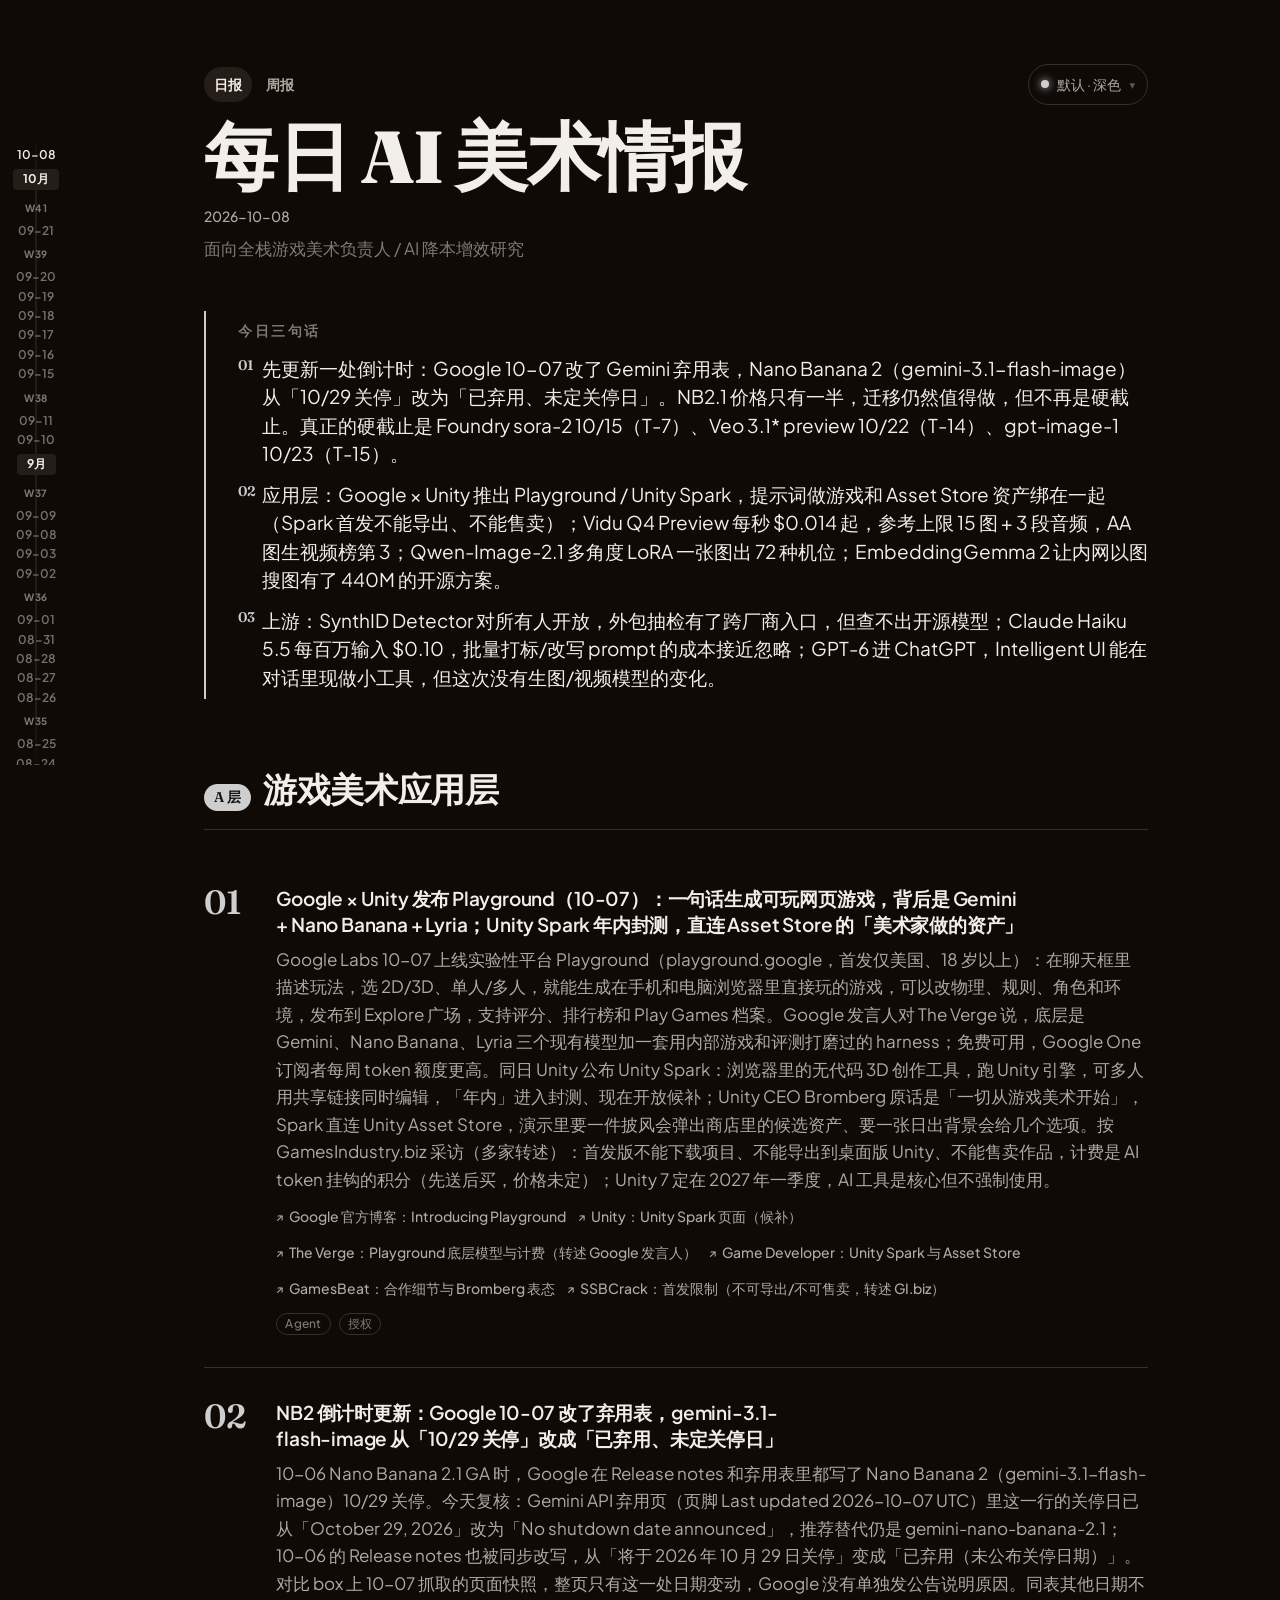
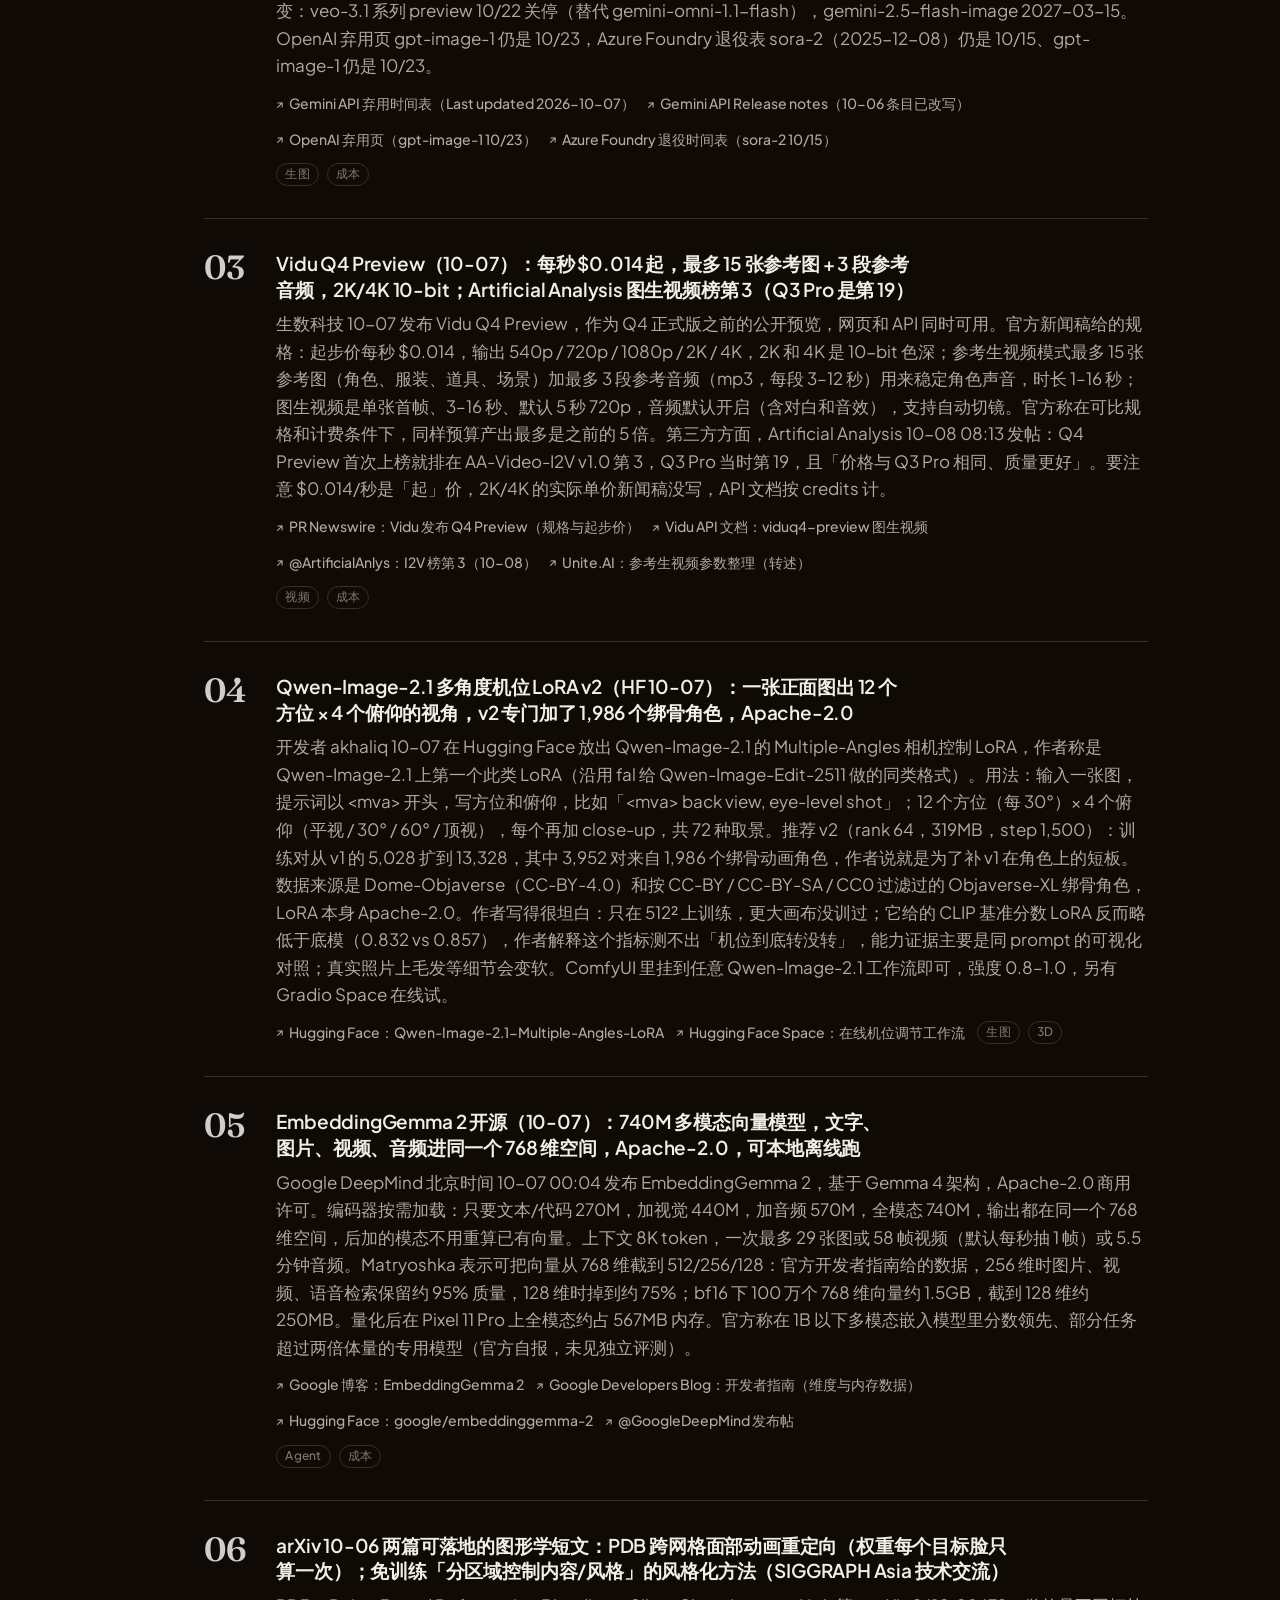
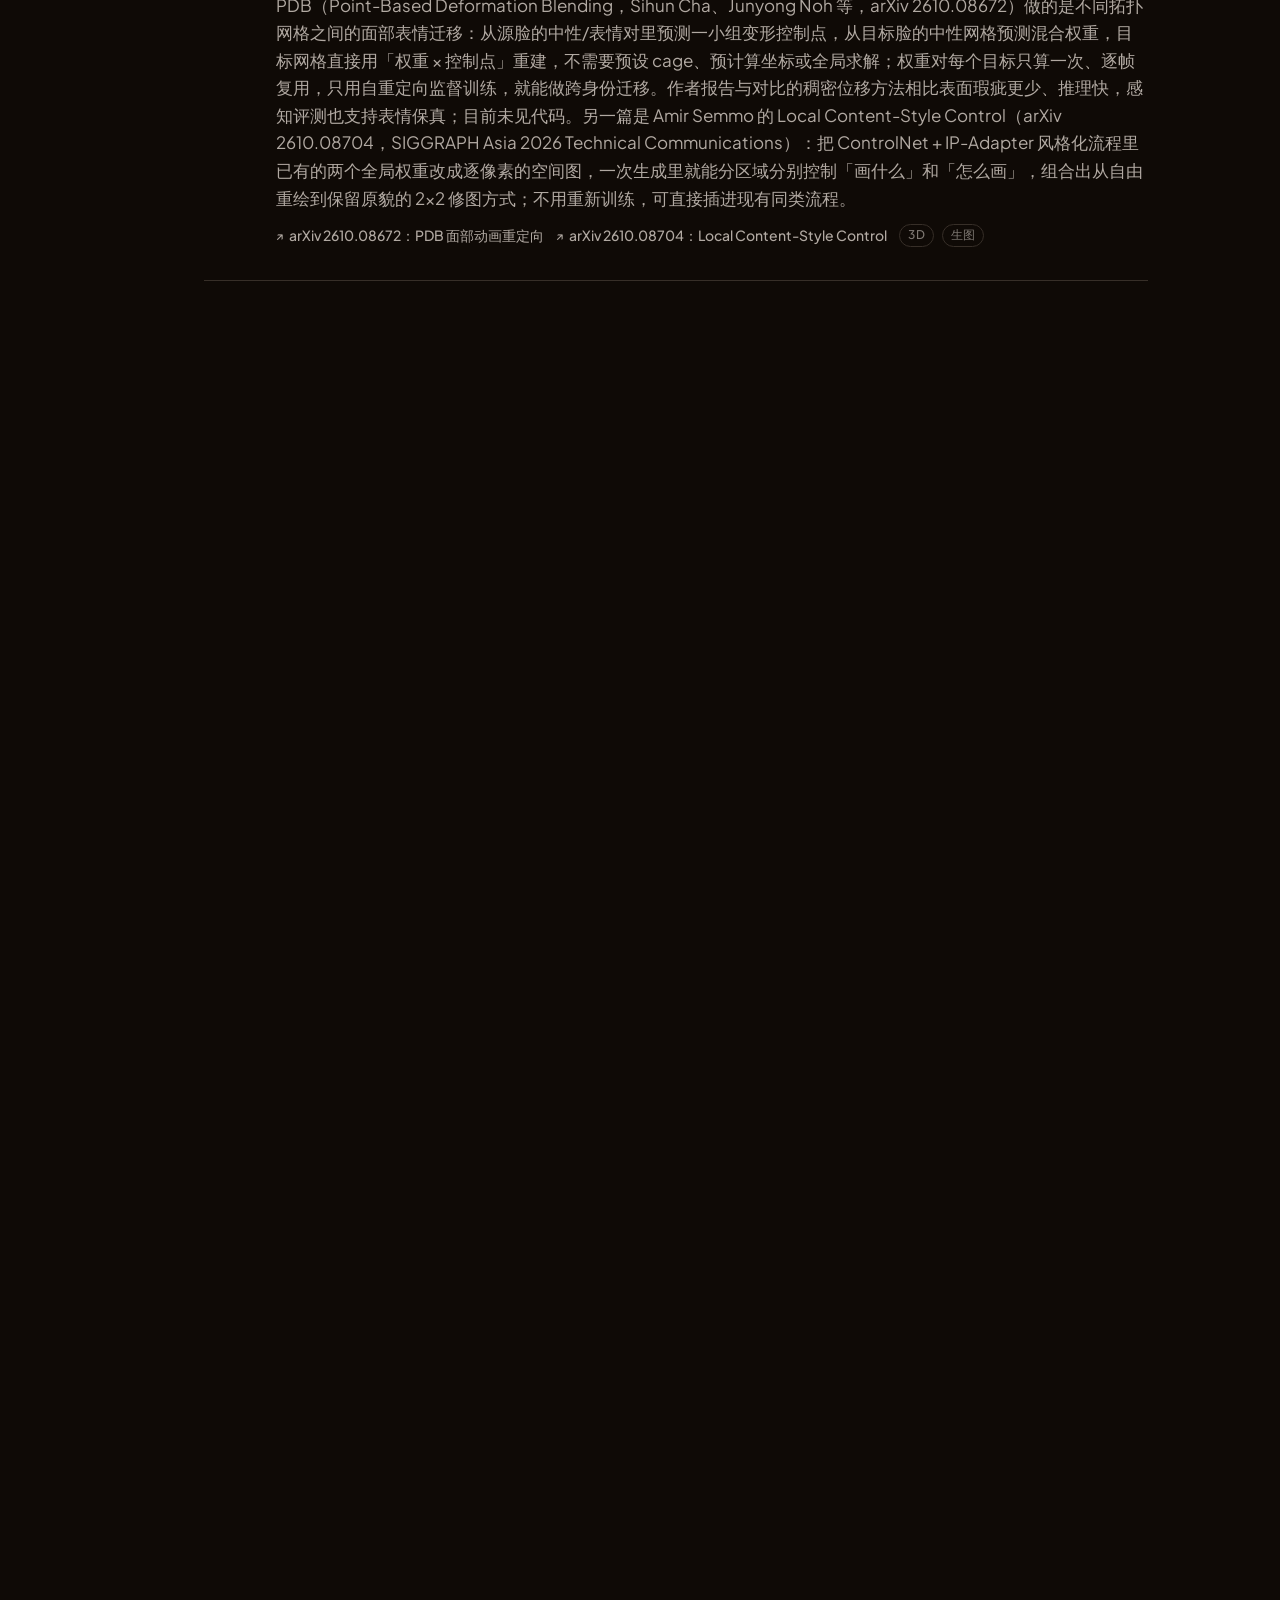
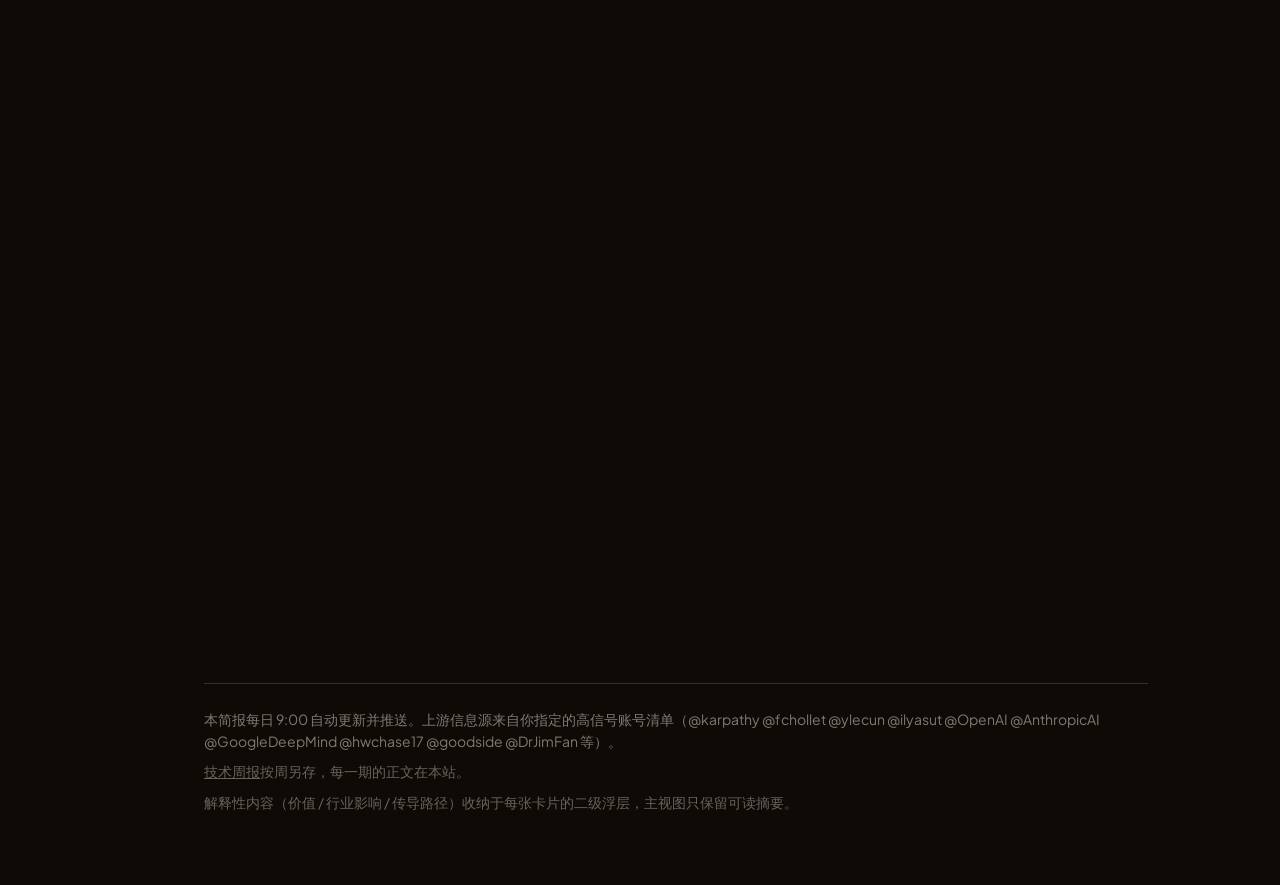
<file: index.html>
<!DOCTYPE html>
<html lang="zh-CN" data-theme="dark">
<head>
  <meta charset="UTF-8" />
  <meta name="viewport" content="width=device-width, initial-scale=1.0" />
  <title>每日 AI 美术情报</title>
  <meta name="description" content="面向全栈游戏美术负责人 / AI 降本增效研究的每日晨报：游戏美术应用层 + AI 上游信息。" />
  <link rel="preconnect" href="https://fonts.googleapis.com" />
  <link rel="preconnect" href="https://fonts.gstatic.com" crossorigin />
  <!-- 预加载关键字体子集（CLS → 0） -->
  <link rel="preload" as="style"
    href="https://fonts.googleapis.com/css2?family=Fraunces:ital,opsz,wght@0,9..144,400;0,9..144,600;0,9..144,900;1,9..144,500&family=Plus+Jakarta+Sans:wght@400;500;600;700&display=swap" />
  <link href="https://fonts.googleapis.com/css2?family=Fraunces:ital,opsz,wght@0,9..144,400;0,9..144,600;0,9..144,900;1,9..144,500&family=Plus+Jakarta+Sans:wght@400;500;600;700&display=swap" rel="stylesheet" />
  <link rel="stylesheet" href="styles.css?v=20261116a" />
  <link rel="stylesheet" href="skins.css?v=20260821a" />
</head>
<body>
  <a class="skip-link" href="#main">跳到正文</a>

  <aside class="timeline" aria-label="报告时间轴">
    <div class="timeline__track">
      <div class="timeline__bar" aria-hidden="true"></div>
      <div class="timeline__nodes" id="timelineNodes"></div>
    </div>
  </aside>

  <div class="page">
    <header class="masthead">
      <div class="masthead__top">
        <nav class="site-nav" aria-label="栏目">
          <a href="./index.html" aria-current="page">日报</a>
          <a href="./weekly/index.html">周报</a>
        </nav>
        <div class="skin-switcher" id="skinSwitcher">
          <button class="skin-btn" id="skinBtn" type="button" aria-haspopup="listbox" aria-expanded="false">
            <span class="skin-btn__dot" id="skinDot" aria-hidden="true"></span>
            <span class="skin-btn__label" id="skinLabel">默认 · 深色</span>
            <span class="skin-btn__arrow" aria-hidden="true">▾</span>
          </button>
          <ul class="skin-menu" id="skinMenu" role="listbox" aria-hidden="true">
            <li role="option" data-skin="default-dark"><button type="button">默认 · 深色</button></li>
            <li role="option" data-skin="default-light"><button type="button">默认 · 浅色</button></li>
            <li role="option" data-skin="beautiful"><button type="button">Beautiful AI</button></li>
            <li role="option" data-skin="matrix"><button type="button">Matrix Rain</button></li>
            <li role="option" data-skin="glass"><button type="button">Liquid Glass</button></li>
            <li role="option" data-skin="aurora"><button type="button">Aurora Flow</button></li>
            <li role="option" data-skin="vhs"><button type="button">Retro VHS</button></li>
          </ul>
        </div>
      </div>
      <h1 class="masthead__title" id="title">每日 AI 美术情报</h1>
      <div class="masthead__meta">
        <span id="date"></span>
      </div>
      <p class="masthead__tagline" id="tagline">面向全栈游戏美术负责人 / AI 降本增效研究</p>
    </header>

    <section class="frame" aria-labelledby="frameTitle">
      <h2 class="frame__title" id="frameTitle">今日三句话</h2>
      <ol class="frame__list" id="editorFrame"></ol>
    </section>

    <!-- 周/月总结视图：与日报同一主界面切换，非弹窗 -->
    <section class="summary-view" id="summaryView" hidden>
      <h2 class="summary-view__title" id="svTitle"></h2>
      <div class="summary-view__sub">这个周期最值得去验证和跑通的事</div>
      <ol class="summary-view__list" id="svFocus"></ol>
    </section>

    <main id="main">
      <section class="layer" data-layer="A" aria-labelledby="layerA-title">
        <div class="layer__head">
          <span class="layer__tag" id="layerA-tag">A 层</span>
          <h2 class="layer__title" id="layerA-title">游戏美术应用层</h2>
        </div>
        <div class="feed" id="layerA"></div>
      </section>

      <section class="layer" data-layer="B" aria-labelledby="layerB-title">
        <div class="layer__head">
          <span class="layer__tag" id="layerB-tag">B 层</span>
          <h2 class="layer__title" id="layerB-title">AI 上游信息</h2>
          <span class="layer__hint">模型 / Agent / 开源 / 机器人 / 安全 / 产品化</span>
        </div>
        <div class="feed" id="layerB"></div>
      </section>

      <section class="actions" aria-labelledby="actionsTitle">
        <h2 class="actions__title" id="actionsTitle">本周建议行动</h2>
        <ol class="actions__list" id="actions"></ol>
      </section>
    </main>

    <footer class="foot">
      <p>本简报每日 9:00 自动更新并推送。上游信息源来自你指定的高信号账号清单（@karpathy @fchollet @ylecun @ilyasut @OpenAI @AnthropicAI @GoogleDeepMind @hwchase17 @goodside @DrJimFan 等）。</p>
      <p class="foot__sub"><a href="./weekly/index.html">技术周报</a>按周另存，每一期的正文在本站。</p>
      <p class="foot__sub">解释性内容（价值 / 行业影响 / 传导路径）收纳于每张卡片的二级浮层，主视图只保留可读摘要。</p>
    </footer>
  </div>

  <!-- 二级浮层：详情抽屉 -->
  <dialog class="detail" id="detail" aria-labelledby="detailTitle" aria-modal="true">
    <button class="detail__close" id="detailClose" type="button" aria-label="关闭详情">✕</button>
    <div class="detail__body" id="detailBody"></div>
  </dialog>

  <!-- 提示词复制成功提示 -->
  <div class="copy-toast" id="copyToast" role="status" aria-live="polite">已复制到剪贴板</div>

  <script src="data.js?v=20260821a"></script>
  <script src="app.js?v=20260821a"></script>
  <script src="skin-effects.js?v=20260821a"></script>
</body>
</html>
</file>
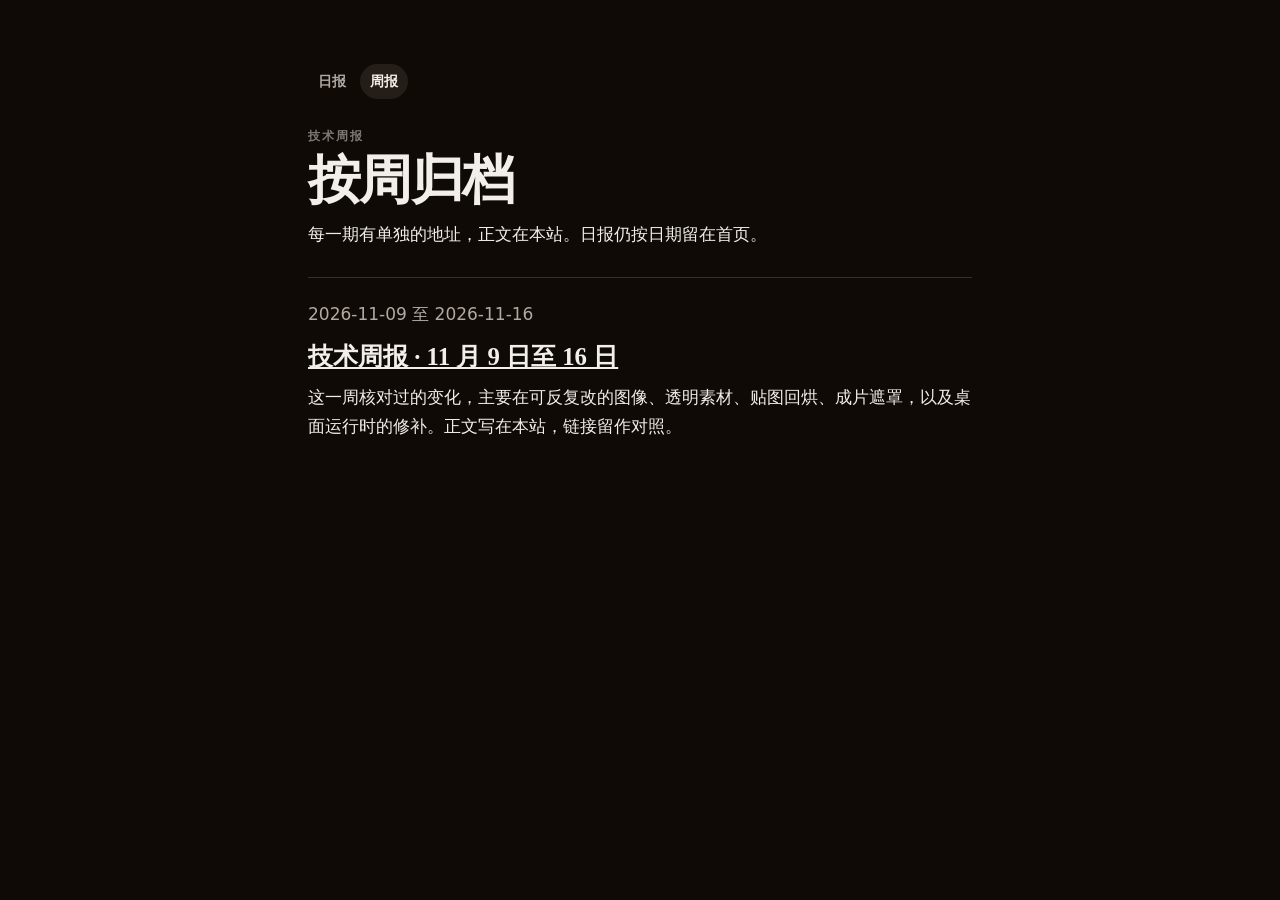
<file: weekly/index.html>
<!DOCTYPE html>
<html lang="zh-CN" data-theme="dark">
<head>
  <meta charset="UTF-8" />
  <meta name="viewport" content="width=device-width, initial-scale=1.0" />
  <title>技术周报</title>
  <meta name="description" content="按周归档的技术周报，每一期的正文都在本站。" />
  <link rel="canonical" href="https://artnews.ai998.top/weekly/" />
  <link rel="stylesheet" href="../styles.css?v=20261116a" />
  <link rel="stylesheet" href="./weekly.css?v=20261116a" />
</head>
<body>
  <a class="skip-link" href="#main">跳到正文</a>
  <div class="weekly">
    <nav class="site-nav" aria-label="栏目">
      <a href="../index.html">日报</a>
      <a href="./index.html" aria-current="page">周报</a>
    </nav>
    <header class="weekly-head">
      <p class="kicker">技术周报</p>
      <h1>按周归档</h1>
      <p class="dek">每一期有单独的地址，正文在本站。日报仍按日期留在首页。</p>
    </header>
    <main id="main" class="week-list">
      <article class="card">
        <p class="range"><time datetime="2026-11-09">2026-11-09</time> 至 <time datetime="2026-11-16">2026-11-16</time></p>
        <h2><a href="./2026-11-09.html">技术周报 · 11 月 9 日至 16 日</a></h2>
        <p>这一周核对过的变化，主要在可反复改的图像、透明素材、贴图回烘、成片遮罩，以及桌面运行时的修补。正文写在本站，链接留作对照。</p>
      </article>
    </main>
  </div>
</body>
</html>
</file>
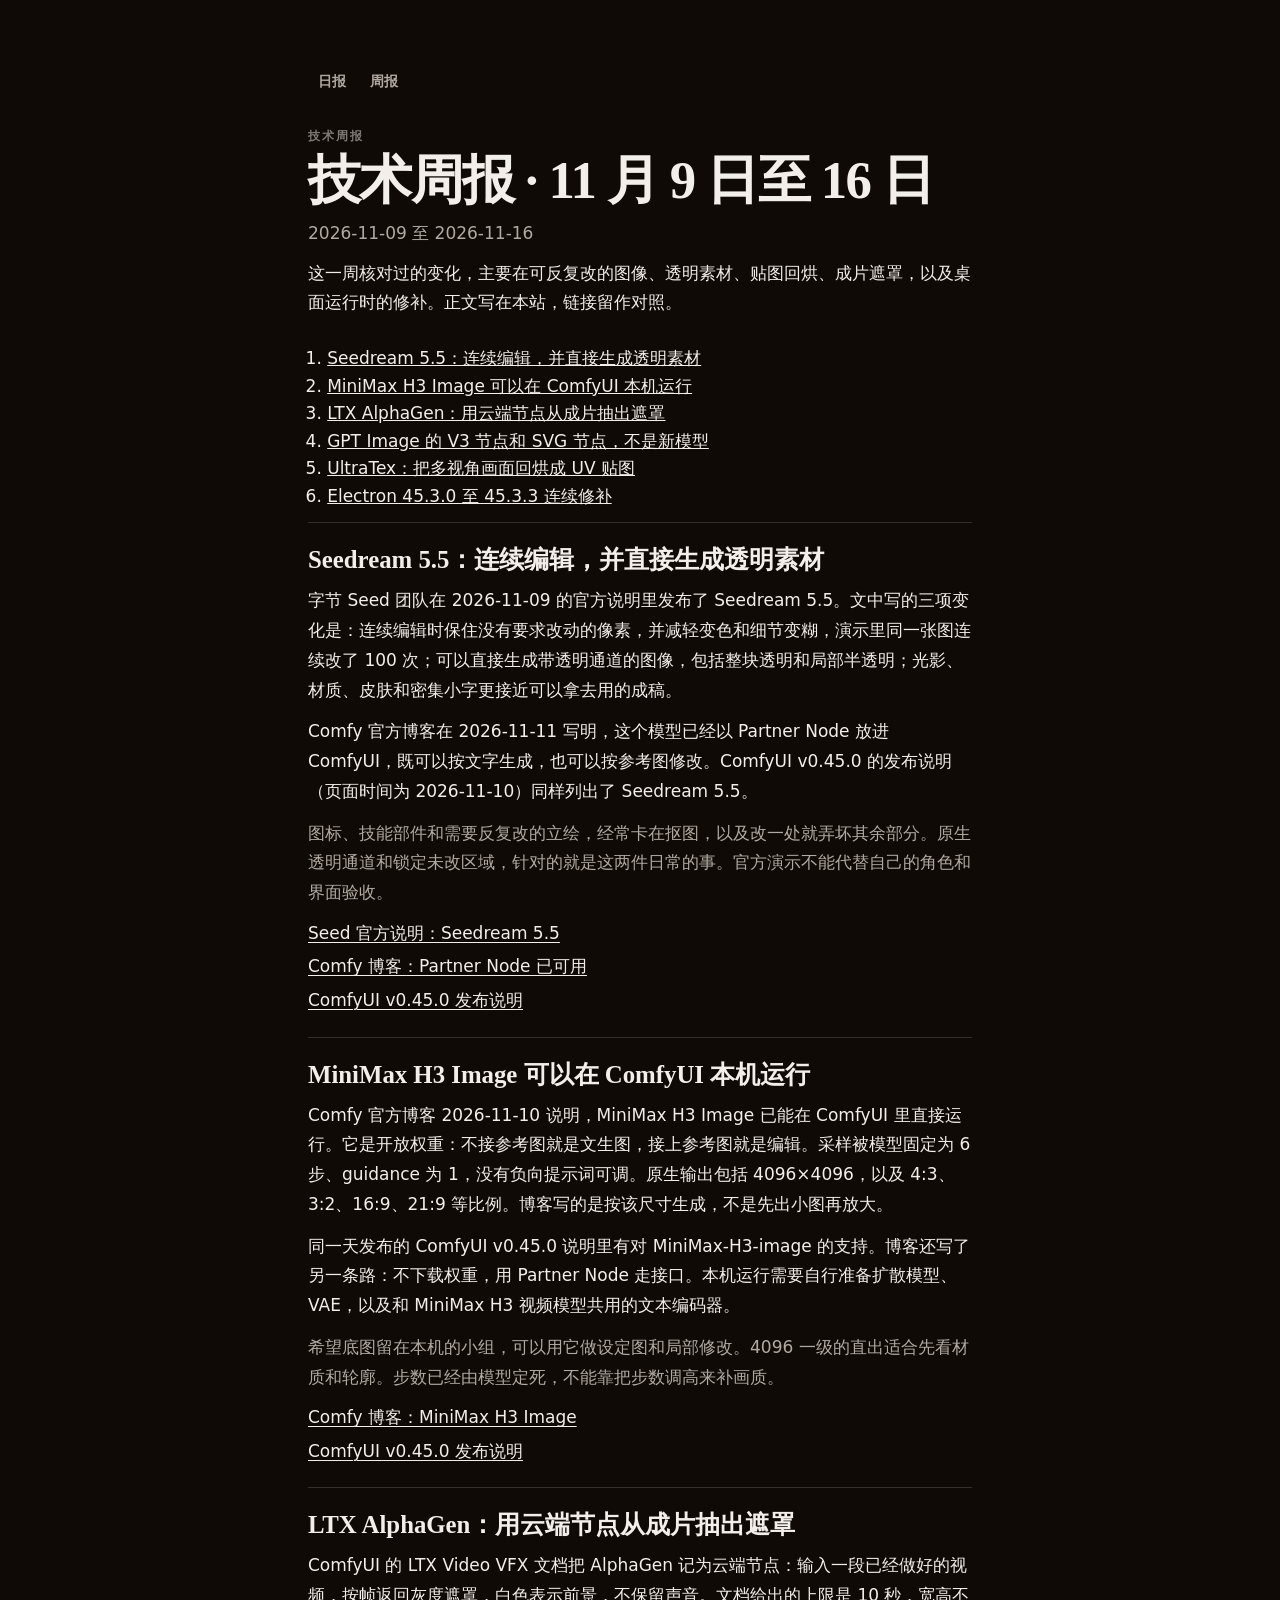
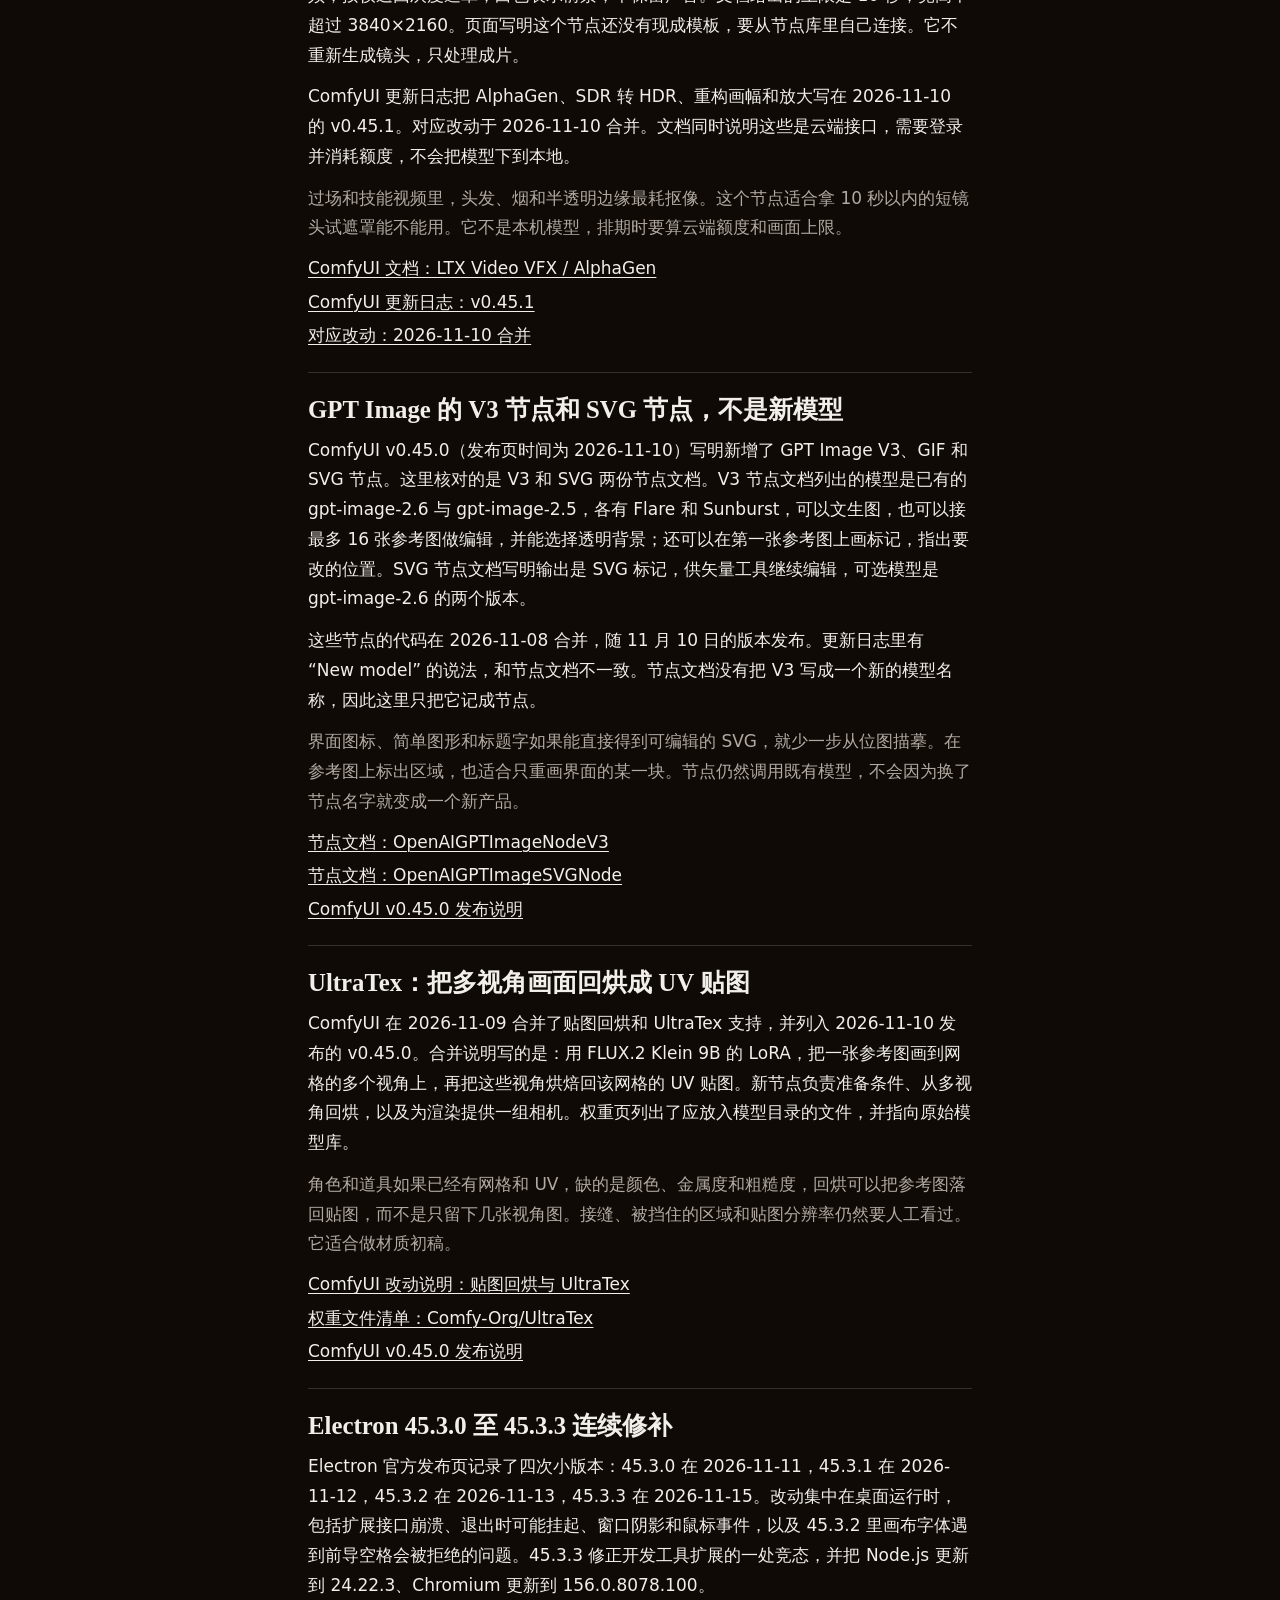
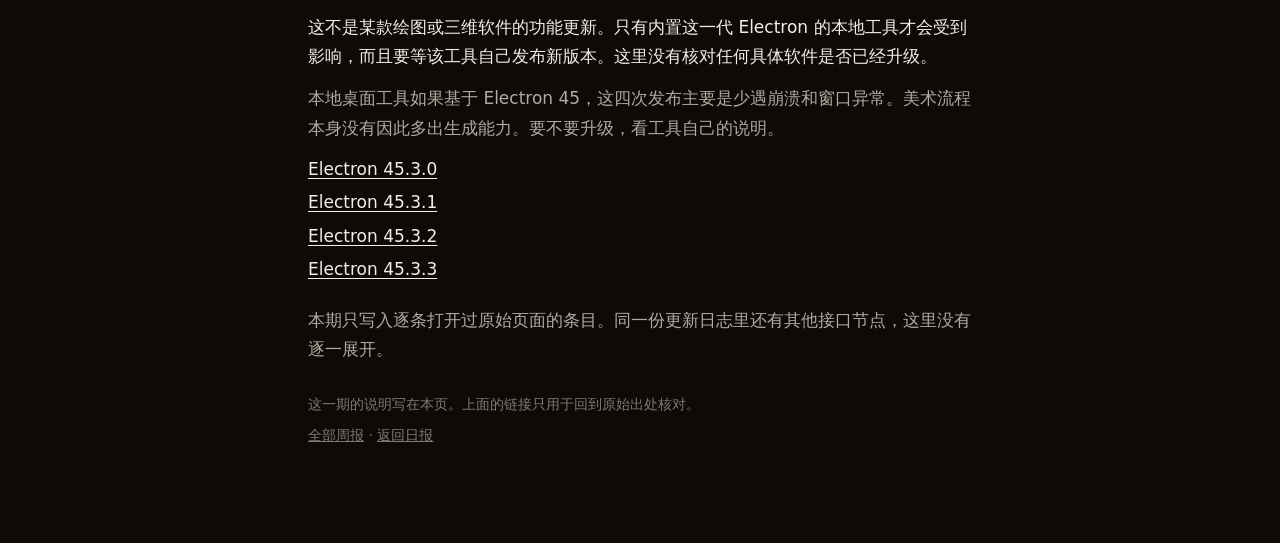
<file: weekly/2026-11-09.html>
<!DOCTYPE html>
<html lang="zh-CN" data-theme="dark">
<head>
  <meta charset="UTF-8" />
  <meta name="viewport" content="width=device-width, initial-scale=1.0" />
  <title>技术周报 · 11 月 9 日至 16 日</title>
  <meta name="description" content="这一周核对过的变化，主要在可反复改的图像、透明素材、贴图回烘、成片遮罩，以及桌面运行时的修补。正文写在本站，链接留作对照。" />
  <link rel="canonical" href="https://artnews.ai998.top/weekly/2026-11-09.html" />
  <link rel="stylesheet" href="../styles.css?v=20261116a" />
  <link rel="stylesheet" href="./weekly.css?v=20261116a" />
</head>
<body>
  <a class="skip-link" href="#main">跳到正文</a>
  <div class="weekly">
    <nav class="site-nav" aria-label="栏目">
      <a href="../index.html">日报</a>
      <a href="./index.html">周报</a>
    </nav>
    <header class="weekly-head">
      <p class="kicker">技术周报</p>
      <h1>技术周报 · 11 月 9 日至 16 日</h1>
      <p class="range"><time datetime="2026-11-09">2026-11-09</time> 至 <time datetime="2026-11-16">2026-11-16</time></p>
      <p class="dek">这一周核对过的变化，主要在可反复改的图像、透明素材、贴图回烘、成片遮罩，以及桌面运行时的修补。正文写在本站，链接留作对照。</p>
    </header>
      <nav class="toc" aria-label="本期条目">
        <ol>
        <li><a href="#item-1">Seedream 5.5：连续编辑，并直接生成透明素材</a></li>
        <li><a href="#item-2">MiniMax H3 Image 可以在 ComfyUI 本机运行</a></li>
        <li><a href="#item-3">LTX AlphaGen：用云端节点从成片抽出遮罩</a></li>
        <li><a href="#item-4">GPT Image 的 V3 节点和 SVG 节点，不是新模型</a></li>
        <li><a href="#item-5">UltraTex：把多视角画面回烘成 UV 贴图</a></li>
        <li><a href="#item-6">Electron 45.3.0 至 45.3.3 连续修补</a></li>
        </ol>
      </nav>
    <main id="main">
      <article class="issue" id="item-1">
        <h2>Seedream 5.5：连续编辑，并直接生成透明素材</h2>
        <p>字节 Seed 团队在 2026-11-09 的官方说明里发布了 Seedream 5.5。文中写的三项变化是：连续编辑时保住没有要求改动的像素，并减轻变色和细节变糊，演示里同一张图连续改了 100 次；可以直接生成带透明通道的图像，包括整块透明和局部半透明；光影、材质、皮肤和密集小字更接近可以拿去用的成稿。</p>
        <p>Comfy 官方博客在 2026-11-11 写明，这个模型已经以 Partner Node 放进 ComfyUI，既可以按文字生成，也可以按参考图修改。ComfyUI v0.45.0 的发布说明（页面时间为 2026-11-10）同样列出了 Seedream 5.5。</p>
        <p class="value">图标、技能部件和需要反复改的立绘，经常卡在抠图，以及改一处就弄坏其余部分。原生透明通道和锁定未改区域，针对的就是这两件日常的事。官方演示不能代替自己的角色和界面验收。</p>
        <ul class="sources">
          <li><a href="https://seed.bytedance.com/en/blog/more-realistic-images-more-stable-editing-across-100-rounds-introducing-seedream-5-5/" rel="noopener noreferrer">Seed 官方说明：Seedream 5.5</a></li>
          <li><a href="https://blog.comfy.org/p/seedream-55-is-now-available-via" rel="noopener noreferrer">Comfy 博客：Partner Node 已可用</a></li>
          <li><a href="https://github.com/Comfy-Org/ComfyUI/releases/tag/v0.45.0" rel="noopener noreferrer">ComfyUI v0.45.0 发布说明</a></li>
        </ul>
      </article>
      <article class="issue" id="item-2">
        <h2>MiniMax H3 Image 可以在 ComfyUI 本机运行</h2>
        <p>Comfy 官方博客 2026-11-10 说明，MiniMax H3 Image 已能在 ComfyUI 里直接运行。它是开放权重：不接参考图就是文生图，接上参考图就是编辑。采样被模型固定为 6 步、guidance 为 1，没有负向提示词可调。原生输出包括 4096×4096，以及 4:3、3:2、16:9、21:9 等比例。博客写的是按该尺寸生成，不是先出小图再放大。</p>
        <p>同一天发布的 ComfyUI v0.45.0 说明里有对 MiniMax-H3-image 的支持。博客还写了另一条路：不下载权重，用 Partner Node 走接口。本机运行需要自行准备扩散模型、VAE，以及和 MiniMax H3 视频模型共用的文本编码器。</p>
        <p class="value">希望底图留在本机的小组，可以用它做设定图和局部修改。4096 一级的直出适合先看材质和轮廓。步数已经由模型定死，不能靠把步数调高来补画质。</p>
        <ul class="sources">
          <li><a href="https://blog.comfy.org/p/minimax-h3-image-is-now-available" rel="noopener noreferrer">Comfy 博客：MiniMax H3 Image</a></li>
          <li><a href="https://github.com/Comfy-Org/ComfyUI/releases/tag/v0.45.0" rel="noopener noreferrer">ComfyUI v0.45.0 发布说明</a></li>
        </ul>
      </article>
      <article class="issue" id="item-3">
        <h2>LTX AlphaGen：用云端节点从成片抽出遮罩</h2>
        <p>ComfyUI 的 LTX Video VFX 文档把 AlphaGen 记为云端节点：输入一段已经做好的视频，按帧返回灰度遮罩，白色表示前景，不保留声音。文档给出的上限是 10 秒，宽高不超过 3840×2160。页面写明这个节点还没有现成模板，要从节点库里自己连接。它不重新生成镜头，只处理成片。</p>
        <p>ComfyUI 更新日志把 AlphaGen、SDR 转 HDR、重构画幅和放大写在 2026-11-10 的 v0.45.1。对应改动于 2026-11-10 合并。文档同时说明这些是云端接口，需要登录并消耗额度，不会把模型下到本地。</p>
        <p class="value">过场和技能视频里，头发、烟和半透明边缘最耗抠像。这个节点适合拿 10 秒以内的短镜头试遮罩能不能用。它不是本机模型，排期时要算云端额度和画面上限。</p>
        <ul class="sources">
          <li><a href="https://docs.comfy.org/tutorials/partner-nodes/lightricks/ltx-video-vfx" rel="noopener noreferrer">ComfyUI 文档：LTX Video VFX / AlphaGen</a></li>
          <li><a href="https://docs.comfy.org/changelog" rel="noopener noreferrer">ComfyUI 更新日志：v0.45.1</a></li>
          <li><a href="https://github.com/Comfy-Org/ComfyUI/pull/17664" rel="noopener noreferrer">对应改动：2026-11-10 合并</a></li>
        </ul>
      </article>
      <article class="issue" id="item-4">
        <h2>GPT Image 的 V3 节点和 SVG 节点，不是新模型</h2>
        <p>ComfyUI v0.45.0（发布页时间为 2026-11-10）写明新增了 GPT Image V3、GIF 和 SVG 节点。这里核对的是 V3 和 SVG 两份节点文档。V3 节点文档列出的模型是已有的 gpt-image-2.6 与 gpt-image-2.5，各有 Flare 和 Sunburst，可以文生图，也可以接最多 16 张参考图做编辑，并能选择透明背景；还可以在第一张参考图上画标记，指出要改的位置。SVG 节点文档写明输出是 SVG 标记，供矢量工具继续编辑，可选模型是 gpt-image-2.6 的两个版本。</p>
        <p>这些节点的代码在 2026-11-08 合并，随 11 月 10 日的版本发布。更新日志里有 “New model” 的说法，和节点文档不一致。节点文档没有把 V3 写成一个新的模型名称，因此这里只把它记成节点。</p>
        <p class="value">界面图标、简单图形和标题字如果能直接得到可编辑的 SVG，就少一步从位图描摹。在参考图上标出区域，也适合只重画界面的某一块。节点仍然调用既有模型，不会因为换了节点名字就变成一个新产品。</p>
        <ul class="sources">
          <li><a href="https://docs.comfy.org/built-in-nodes/OpenAIGPTImageNodeV3" rel="noopener noreferrer">节点文档：OpenAIGPTImageNodeV3</a></li>
          <li><a href="https://docs.comfy.org/built-in-nodes/OpenAIGPTImageSVGNode" rel="noopener noreferrer">节点文档：OpenAIGPTImageSVGNode</a></li>
          <li><a href="https://github.com/Comfy-Org/ComfyUI/releases/tag/v0.45.0" rel="noopener noreferrer">ComfyUI v0.45.0 发布说明</a></li>
        </ul>
      </article>
      <article class="issue" id="item-5">
        <h2>UltraTex：把多视角画面回烘成 UV 贴图</h2>
        <p>ComfyUI 在 2026-11-09 合并了贴图回烘和 UltraTex 支持，并列入 2026-11-10 发布的 v0.45.0。合并说明写的是：用 FLUX.2 Klein 9B 的 LoRA，把一张参考图画到网格的多个视角上，再把这些视角烘焙回该网格的 UV 贴图。新节点负责准备条件、从多视角回烘，以及为渲染提供一组相机。权重页列出了应放入模型目录的文件，并指向原始模型库。</p>
        <p class="value">角色和道具如果已经有网格和 UV，缺的是颜色、金属度和粗糙度，回烘可以把参考图落回贴图，而不是只留下几张视角图。接缝、被挡住的区域和贴图分辨率仍然要人工看过。它适合做材质初稿。</p>
        <ul class="sources">
          <li><a href="https://github.com/Comfy-Org/ComfyUI/pull/17636" rel="noopener noreferrer">ComfyUI 改动说明：贴图回烘与 UltraTex</a></li>
          <li><a href="https://huggingface.co/Comfy-Org/UltraTex" rel="noopener noreferrer">权重文件清单：Comfy-Org/UltraTex</a></li>
          <li><a href="https://github.com/Comfy-Org/ComfyUI/releases/tag/v0.45.0" rel="noopener noreferrer">ComfyUI v0.45.0 发布说明</a></li>
        </ul>
      </article>
      <article class="issue" id="item-6">
        <h2>Electron 45.3.0 至 45.3.3 连续修补</h2>
        <p>Electron 官方发布页记录了四次小版本：45.3.0 在 2026-11-11，45.3.1 在 2026-11-12，45.3.2 在 2026-11-13，45.3.3 在 2026-11-15。改动集中在桌面运行时，包括扩展接口崩溃、退出时可能挂起、窗口阴影和鼠标事件，以及 45.3.2 里画布字体遇到前导空格会被拒绝的问题。45.3.3 修正开发工具扩展的一处竞态，并把 Node.js 更新到 24.22.3、Chromium 更新到 156.0.8078.100。</p>
        <p>这不是某款绘图或三维软件的功能更新。只有内置这一代 Electron 的本地工具才会受到影响，而且要等该工具自己发布新版本。这里没有核对任何具体软件是否已经升级。</p>
        <p class="value">本地桌面工具如果基于 Electron 45，这四次发布主要是少遇崩溃和窗口异常。美术流程本身没有因此多出生成能力。要不要升级，看工具自己的说明。</p>
        <ul class="sources">
          <li><a href="https://releases.electronjs.org/release/v45.3.0" rel="noopener noreferrer">Electron 45.3.0</a></li>
          <li><a href="https://releases.electronjs.org/release/v45.3.1" rel="noopener noreferrer">Electron 45.3.1</a></li>
          <li><a href="https://releases.electronjs.org/release/v45.3.2" rel="noopener noreferrer">Electron 45.3.2</a></li>
          <li><a href="https://releases.electronjs.org/release/v45.3.3" rel="noopener noreferrer">Electron 45.3.3</a></li>
        </ul>
      </article>
      <p class="closing">本期只写入逐条打开过原始页面的条目。同一份更新日志里还有其他接口节点，这里没有逐一展开。</p>
    </main>
    <footer class="weekly-foot">
      <p>这一期的说明写在本页。上面的链接只用于回到原始出处核对。</p>
      <p><a href="./index.html">全部周报</a> · <a href="../index.html">返回日报</a></p>
    </footer>
  </div>
</body>
</html>
</file>
<file: styles.css>
/* =========================================================
   每日 AI 美术情报 · 设计系统
   基于 impeccable 前端设计 skill：OKLCH 色彩 / 模块化字号 /
   4pt 间距 / 渐进式披露 / 杜绝重复信息
   ========================================================= */

:root {
  /* —— 间距（4pt 基准） —— */
  --s-1: 4px;  --s-2: 8px;  --s-3: 12px; --s-4: 16px;
  --s-5: 24px; --s-6: 32px; --s-7: 48px; --s-8: 64px; --s-9: 96px;

  /* —— 字号（模块化比例，正文固定、标题流体） —— */
  --fs-xs: 0.75rem;
  --fs-sm: 0.875rem;
  --fs-base: 1rem;
  --fs-lg: 1.125rem;
  --fs-xl: clamp(1.4rem, 1rem + 1.6vw, 2rem);
  --fs-2xl: clamp(2rem, 1.2rem + 3.4vw, 3.4rem);
  --fs-display: clamp(2.6rem, 1.4rem + 5vw, 4.6rem);

  /* —— 动效（状态变化，指数缓动，无回弹） —— */
  --ease-out: cubic-bezier(0.22, 1, 0.36, 1);
  --dur: 0.42s;

  --maxw: 760px;
  --radius: 14px;
  --radius-sm: 9px;

  /* 时间轴 */
  --timeline-w: 72px;
  --detail-w: clamp(560px, 38vw, 640px);
}

/* —— 深色（默认）：单色，无彩色点缀 —— */
:root[data-theme="dark"] {
  --bg:        oklch(15% 0.012 60);
  --surface-1: oklch(19% 0.014 60);
  --surface-2: oklch(24% 0.016 60);
  --border:    oklch(31% 0.016 60);
  --text:      oklch(95% 0.008 70);
  --text-dim:  oklch(74% 0.014 70);
  --text-faint:oklch(58% 0.012 70);
  --accent:    oklch(85% 0 0);            /* 单色：亮白 —— A 层 */
  --accent-ink:oklch(18% 0 0);
  --accent-2:  oklch(66% 0 0);            /* 单色：中灰 —— B 层（仅亮度区分层级） */
  --accent-2-ink: oklch(98% 0 0);
  --shadow: 0 1px 0 oklch(100% 0 0 / 0.04), 0 18px 40px -24px oklch(0% 0 0 / 0.7);
  --backdrop: oklch(8% 0.01 60 / 0.72);
}

/* —— 浅色 —— */
:root[data-theme="light"] {
  --bg:        oklch(96% 0.008 70);
  --surface-1: oklch(99% 0.006 70);
  --surface-2: oklch(93% 0.012 70);
  --border:    oklch(86% 0.014 70);
  --text:      oklch(24% 0.02 60);
  --text-dim:  oklch(42% 0.018 60);
  --text-faint:oklch(56% 0.014 60);
  --accent:    oklch(15% 0 0);            /* 单色：极深灰 —— A 层 */
  --accent-ink:oklch(99% 0 0);
  --accent-2:  oklch(45% 0 0);            /* 单色：中灰 —— B 层 */
  --accent-2-ink: oklch(99% 0 0);
  --shadow: 0 1px 2px oklch(0% 0 0 / 0.05), 0 20px 44px -28px oklch(0% 0 0 / 0.28);
  --backdrop: oklch(36% 0.02 60 / 0.42);
}

* { box-sizing: border-box; }

html { -webkit-text-size-adjust: 100%; }

body {
  margin: 0;
  background: var(--bg);
  color: var(--text);
  font-family: "Plus Jakarta Sans", system-ui, -apple-system, "Segoe UI", sans-serif;
  font-size: var(--fs-base);
  line-height: 1.62;
  font-weight: 400;
  -webkit-font-smoothing: antialiased;
  text-rendering: optimizeLegibility;
  /* 中文标点挤压：行首顿号/句号不再占全宽 */
  text-spacing-trim: trim-start;
  text-wrap: pretty;
  transition: background var(--dur) var(--ease-out), color var(--dur) var(--ease-out);
}

/* —— 标题排平：不孤行、不寡字 —— */
h1, h2, h3, .masthead__title, .layer__title, .actions__title,
.d-title, .item__title {
  text-wrap: balance;
}

::selection { background: var(--accent); color: var(--accent-ink); }

.skip-link {
  position: absolute; left: -999px; top: 0;
  background: var(--accent); color: var(--accent-ink);
  padding: var(--s-2) var(--s-4); border-radius: var(--radius-sm); z-index: 100;
}
.skip-link:focus { left: var(--s-4); top: var(--s-4); }

/* —— 时间轴 —— */
.timeline {
  position: fixed;
  left: 0; top: 0; bottom: 0;
  width: var(--timeline-w);
  z-index: 50;
  display: flex; align-items: center; justify-content: center;
  pointer-events: none;
}

.timeline__track {
  position: relative;
  height: 70vh;
  display: flex; justify-content: center;
  pointer-events: auto;
}

.timeline__bar {
  position: absolute;
  left: 50%; top: 0; bottom: 0;
  width: 1px;
  transform: translateX(-50%);
  background: linear-gradient(
    to bottom,
    transparent 0%,
    var(--border) 8%,
    var(--border) 92%,
    transparent 100%
  );
}

.timeline__nodes {
  position: relative;
  z-index: 2;
  display: flex; flex-direction: column;
  align-items: center;
  gap: 3px;
  height: 100%;
  padding: var(--s-3) 0;
  overflow-y: auto;
  scrollbar-width: none;
}
.timeline__nodes::-webkit-scrollbar { display: none; }

.timeline__node {
  display: flex; align-items: center; justify-content: center;
  background: transparent; border: none; color: inherit;
  cursor: pointer; padding: 1px var(--s-1);
  font: inherit; line-height: 1.2;
  font-size: var(--fs-xs); font-weight: 600;
  color: var(--text-dim);
  transition: opacity var(--dur) var(--ease-out), color var(--dur) var(--ease-out), transform var(--dur) var(--ease-out);
  opacity: 0.65;
  white-space: nowrap;
}

.timeline__node--day:hover,
.timeline__node--day:focus-visible {
  opacity: 1;
  outline: none;
  transform: scale(1.08);
}

.timeline__node--active { opacity: 1; color: var(--text); }

/* 周总结标签：靠字重/字号/字色区分，去掉封闭边框 */
.timeline__node--week {
  font-size: 10px;
  font-weight: 700;
  letter-spacing: 0.06em;
  padding: 2px 4px;
  margin: 4px 0;
  border: 0;
  color: var(--text-faint);
  background: transparent;
  opacity: 1;
  transition: color var(--dur) var(--ease-out);
}
.timeline__node--week:hover {
  color: var(--accent);
  opacity: 1;
}

/* 月总结标签：实心方块标签 */
.timeline__node--month {
  font-size: var(--fs-xs);
  font-weight: 700;
  padding: 3px 10px;
  margin: 3px 0;
  border-radius: 4px;
  background: var(--surface-2);
  color: var(--text);
  opacity: 1;
  transition: color var(--dur) var(--ease-out), background var(--dur) var(--ease-out);
}
.timeline__node--month:hover {
  color: var(--accent);
  background: var(--surface-1);
  opacity: 1;
}

/* 激活态：周（字色变实）/ 月（反色实心） */
.timeline__node--week.timeline__node--active {
  color: var(--text);
  opacity: 1;
}
.timeline__node--month.timeline__node--active {
  background: var(--text);
  color: var(--bg);
  opacity: 1;
}

.timeline__label {
  font-size: inherit; font-weight: inherit;
  color: inherit;
}

.timeline__node--active .timeline__label { color: var(--text); }

.page {
  max-width: var(--maxw);
  margin: 0 auto;
  padding: clamp(var(--s-5), 4vw, var(--s-8)) clamp(var(--s-4), 5vw, var(--s-6)) var(--s-8);
  padding-left: calc(var(--timeline-w) + clamp(var(--s-4), 5vw, var(--s-6)));
}

/* —— 报头 —— */
.masthead { margin-bottom: var(--s-7); }
.masthead__top {
  display: flex; align-items: center; justify-content: space-between;
  flex-wrap: wrap;
  gap: var(--s-4); margin-bottom: var(--s-4);
}
.site-nav {
  display: flex; flex-wrap: wrap; gap: 4px;
  margin-right: auto;
}
.site-nav a {
  color: var(--text-dim);
  text-decoration: none;
  font-size: var(--fs-sm);
  font-weight: 600;
  padding: 6px 10px;
  border-radius: 999px;
}
.site-nav a[aria-current="page"] {
  color: var(--text);
  background: var(--surface-2);
}
.site-nav a:hover { color: var(--text); }
.theme-toggle {
  display: inline-flex; align-items: center; gap: var(--s-2);
  background: transparent; color: var(--text-dim);
  border: 0;
  border-radius: 999px;
  padding: var(--s-2) var(--s-3); cursor: pointer; font: inherit;
  font-size: var(--fs-sm); transition: color var(--dur) var(--ease-out);
}
.theme-toggle:hover { color: var(--text); }
.theme-toggle__icon { font-size: 1.05em; line-height: 1; }

.masthead__title {
  font-family: "Fraunces", Georgia, serif;
  font-weight: 900; font-size: var(--fs-display);
  line-height: 0.98; letter-spacing: -0.02em;
  margin: 0 0 var(--s-3);
  font-optical-sizing: auto;
}
.masthead__meta {
  display: flex; align-items: center; gap: var(--s-3);
  color: var(--text-dim); font-size: var(--fs-sm); font-weight: 500;
  margin-bottom: var(--s-2);
}
.masthead__tagline { margin: 0; color: var(--text-faint); font-size: var(--fs-base); }

/* —— 今日三句话（导语，非重复） —— */
.frame {
  border-left: 2px solid var(--accent);
  padding: var(--s-2) 0 var(--s-2) var(--s-5);
  margin-bottom: var(--s-8);
}
.frame__title {
  font-size: var(--fs-sm); letter-spacing: 0.18em; text-transform: uppercase;
  color: var(--text-faint); font-weight: 700; margin: 0 0 var(--s-3);
}
.frame__list {
  margin: 0; padding: 0; list-style: none;
  display: flex; flex-direction: column; gap: var(--s-3);
}
.frame__list li {
  position: relative; padding-left: var(--s-5);
  color: var(--text); font-size: var(--fs-lg); line-height: 1.5;
}
.frame__list li::before {
  content: counter(frame-counter, decimal-leading-zero);
  counter-increment: frame-counter;
  position: absolute; left: 0; top: 0.1em;
  font-family: "Fraunces", serif; font-weight: 600;
  font-size: var(--fs-sm); color: var(--accent);
}
.frame__list { counter-reset: frame-counter; }

/* —— 层级 —— */
.layer {
  margin-bottom: var(--s-8);
  content-visibility: auto;
  contain-intrinsic-size: auto 600px;
}
.layer__head {
  display: flex; align-items: baseline; gap: var(--s-3);
  flex-wrap: wrap; margin-bottom: var(--s-5);
  padding-bottom: var(--s-3); border-bottom: 1px solid var(--border);
}
.layer__tag {
  font-family: "Fraunces", serif; font-weight: 600;
  font-size: var(--fs-sm); padding: 2px 10px; border-radius: 999px;
  background: var(--surface-2); color: var(--text-dim);
}
.layer[data-layer="A"] .layer__tag { background: var(--accent); color: var(--accent-ink); }
.layer[data-layer="B"] .layer__tag { background: var(--accent-2); color: var(--accent-2-ink); }
.layer__title {
  font-family: "Fraunces", serif; font-weight: 600;
  font-size: var(--fs-xl); margin: 0; letter-spacing: -0.01em;
}
.layer__hint {
  margin-left: auto; font-size: var(--fs-xs); color: var(--text-faint);
  font-weight: 500;
}

/* —— 信息流（非卡片网格，留白分组） —— */
.feed { display: flex; flex-direction: column; }
.item {
  display: grid; grid-template-columns: auto 1fr; gap: var(--s-4) var(--s-5);
  padding: var(--s-5) 0; border-bottom: 1px solid var(--border);
  text-align: left; width: 100%; background: none; border-left: 0; border-right: 0; border-top: 0;
  cursor: pointer; font: inherit; color: inherit;
}
/* hover 反馈只用颜色，不用 padding/transform —— 避免文字重新换行闪烁 */
.item:hover .item__title { color: var(--accent); }
.item:hover .item__summary { color: var(--text); }
.item:focus-visible { outline: 2px solid var(--accent); outline-offset: -2px; border-radius: var(--radius-sm); }
.item__idx {
  font-family: "Fraunces", serif; font-weight: 600; font-size: var(--fs-xl);
  color: var(--text-faint); line-height: 1; min-width: 2.2ch;
}
.layer[data-layer="A"] .item__idx { color: var(--accent); }
.layer[data-layer="B"] .item__idx { color: var(--accent-2); }
.item__main { min-width: 0; }
.item__title {
  font-size: var(--fs-lg); font-weight: 600; line-height: 1.35;
  margin: 0 0 var(--s-2); letter-spacing: -0.01em;
  transition: color var(--dur) var(--ease-out);
}
.item__summary { margin: 0 0 var(--s-3); color: var(--text-dim); font-size: var(--fs-base); transition: color var(--dur) var(--ease-out); }
.item__foot { display: flex; align-items: center; gap: var(--s-3); flex-wrap: wrap; }
.item__links { display: flex; gap: var(--s-3); flex-wrap: wrap; }
.src {
  display: inline-flex; align-items: center; gap: 5px;
  font-size: var(--fs-sm); font-weight: 500; color: var(--text-dim);
  text-decoration: none; border-bottom: 1px solid transparent;
  transition: color var(--dur) var(--ease-out), border-color var(--dur) var(--ease-out);
}
.item[data-layer="B"] .src { color: var(--text-dim); }
.src:hover { color: var(--text); border-color: currentColor; }
.src::before { content: "↗"; font-size: 0.85em; }

/* —— 本周行动 —— */
.actions {
  margin-top: var(--s-7);
  content-visibility: auto;
  contain-intrinsic-size: auto 400px;
}
.actions__title {
  font-family: "Fraunces", serif; font-weight: 600; font-size: var(--fs-xl);
  margin: 0 0 var(--s-4); letter-spacing: -0.01em;
}
.actions__list { margin: 0; padding: 0; list-style: none; counter-reset: act; display: flex; flex-direction: column; gap: var(--s-3); }
.actions__list > li {
  counter-increment: act; position: relative; padding-left: var(--s-6);
  color: var(--text); font-size: var(--fs-base);
}
.actions__list > li::before {
  content: counter(act); position: absolute; left: 0; top: 0.05em;
  width: 1.6em; height: 1.6em; display: grid; place-items: center;
  font-family: "Fraunces", serif; font-weight: 600; font-size: var(--fs-sm);
  color: var(--text-faint);
  background: transparent;
}

.action { display: flex; flex-direction: column; gap: var(--s-2); }
.action__head { color: var(--text); }
.action__expand,
.action__copy {
  align-self: flex-start;
  background: transparent; color: var(--text-dim);
  border: 0;
  border-radius: 0;
  padding: var(--s-1) 0; cursor: pointer; font: inherit; font-size: var(--fs-sm); font-weight: 600;
  transition: color var(--dur) var(--ease-out);
}
.action__expand:hover,
.action__copy:hover { color: var(--text); }
.action__body {
  margin-top: var(--s-3);
  padding: 0;
  background: transparent;
  border: 0;
  display: flex; flex-direction: column; gap: var(--s-3);
}
.action__summary {
  margin: 0; color: var(--text-dim); font-size: var(--fs-sm);
  border-left: 2px solid var(--accent); padding-left: var(--s-3);
}
.action__sub {
  font-size: var(--fs-xs); letter-spacing: 0.14em; text-transform: uppercase;
  font-weight: 700; color: var(--text-faint);
  margin-top: var(--s-2);
}
.action__deploy {
  margin: 0; padding-left: var(--s-5);
  color: var(--text-dim); font-size: var(--fs-sm);
}
.action__deploy li { margin-bottom: var(--s-1); }
.action__prompt {
  margin: 0; padding: 0;
  background: transparent; color: var(--text-dim);
  border: 0;
  font-size: 0.8rem; line-height: 1.55;
  white-space: pre-wrap; word-break: break-word;
  max-height: 260px; overflow: auto;
}

/* —— 复制提示 —— */
.copy-toast {
  position: fixed; left: 50%; bottom: var(--s-6);
  transform: translateX(-50%) translateY(20px);
  background: var(--accent); color: var(--accent-ink);
  padding: var(--s-3) var(--s-5); border-radius: var(--radius-sm);
  font-size: var(--fs-sm); font-weight: 600;
  opacity: 0; pointer-events: none;
  transition: opacity var(--dur) var(--ease-out), transform var(--dur) var(--ease-out);
  z-index: 200;
}
.copy-toast--show { opacity: 1; transform: translateX(-50%) translateY(0); }

/* —— 页脚 —— */
.foot {
  margin-top: var(--s-8); padding-top: var(--s-5);
  border-top: 1px solid var(--border);
  color: var(--text-faint); font-size: var(--fs-sm); line-height: 1.6;
}
.foot p { margin: 0 0 var(--s-2); }
.foot__sub { color: var(--text-faint); opacity: 0.8; }
.foot a { color: inherit; }

/* —— 周/月总结视图（主界面内联切换，非弹窗） —— */
.summary-view { margin-bottom: var(--s-8); }
.summary-view[hidden] { display: none; }
.summary-view__title {
  font-family: "Fraunces", serif; font-weight: 600; font-size: var(--fs-xl);
  line-height: 1.2; margin: 0 0 var(--s-2); letter-spacing: -0.01em;
}
.summary-view__sub {
  font-size: var(--fs-sm); font-weight: 400; color: var(--text-faint);
  letter-spacing: 0.06em; margin-bottom: var(--s-4);
}
.summary-view__list {
  margin: 0; padding: 0; list-style: none; counter-reset: sv;
  display: flex; flex-direction: column; gap: var(--s-4);
}
.summary-view__list > li {
  counter-increment: sv; position: relative;
  color: var(--text); font-size: var(--fs-lg); line-height: 1.55;
  padding-left: var(--s-5);
}
.summary-view__list > li::before {
  content: counter(sv, decimal-leading-zero);
  position: absolute; left: 0; top: 0.12em;
  font-family: "Fraunces", serif; font-weight: 600;
  font-size: var(--fs-sm); color: var(--text-faint);
}

/* —— 列表 chips（低调，无彩色徽章） —— */
.item__chips, .d-chips, .chips {
  display: flex; flex-wrap: wrap; align-items: center; gap: var(--s-2);
}
.chip {
  display: inline-flex; align-items: center;
  font-size: var(--fs-xs); font-weight: 500;
  color: var(--text-faint);
  border: 1px solid var(--border);
  border-radius: 999px;
  padding: 2px 8px;
  letter-spacing: 0.02em;
  line-height: 1.4;
}

/* —— 二级浮层（dialog）：桌面右侧抽屉 / 窄屏底栏 sheet —— */
.detail {
  position: fixed;
  z-index: 90;
  width: var(--detail-w);
  height: 100vh;
  height: 100dvh;
  max-width: 640px;
  max-height: 100vh;
  max-height: 100dvh;
  overflow: auto;
  padding: clamp(var(--s-6), 4vw, var(--s-8)) clamp(var(--s-6), 4vw, var(--s-7));
  background: var(--surface-1); color: var(--text);
  border: 0;
  border-radius: var(--radius) 0 0 var(--radius);
  box-shadow: var(--shadow);
  margin: 0;
  inset: 0 0 0 auto;
}
.detail::backdrop {
  background: transparent;
  backdrop-filter: none;
  -webkit-backdrop-filter: none;
}

@media (min-width: 761px) {
  html.detail-open .page {
    padding-right: var(--detail-w);
  }
}
.detail[open] { animation: drawerIn var(--dur) var(--ease-out); }
@keyframes drawerIn {
  from { opacity: 0; transform: translateX(20px); }
  to   { opacity: 1; transform: none; }
}
.detail__close {
  position: sticky; top: 0; float: right;
  width: 40px; height: 40px; display: grid; place-items: center;
  background: transparent; border: 0;
  color: var(--text-dim); border-radius: 50%; cursor: pointer; font-size: 1rem;
  transition: color var(--dur) var(--ease-out);
  z-index: 1;
}
.detail__close:hover { color: var(--text); }
.detail__close:focus-visible { outline: 2px solid var(--accent); outline-offset: 2px; }
.detail__body { clear: both; }

.d-meta {
  display: flex; flex-wrap: wrap; align-items: center;
  gap: var(--s-2) var(--s-3);
  margin-bottom: var(--s-4);
}
.d-tag {
  display: inline-block; font-size: var(--fs-xs);
  letter-spacing: 0.08em; font-weight: 700;
  color: var(--text-faint);
}
.detail[data-layer="A"] .d-tag { color: var(--accent); }
.detail[data-layer="B"] .d-tag { color: var(--accent-2); }
.d-source {
  font-size: var(--fs-xs); font-weight: 500;
  color: var(--text-faint); letter-spacing: 0.06em;
}
.d-title {
  font-family: "Fraunces", serif; font-weight: 600; font-size: var(--fs-xl);
  line-height: 1.2; margin: 0 0 var(--s-5); letter-spacing: -0.01em;
}
.d-block { margin-bottom: var(--s-6); }
.d-block__h {
  display: flex; align-items: center; justify-content: space-between;
  gap: var(--s-3);
  font-size: var(--fs-sm); font-weight: 700; color: var(--text-dim);
  margin: 0 0 var(--s-3); letter-spacing: 0.02em;
}
.d-block p { margin: 0; color: var(--text); line-height: 1.7; }
.d-block--value .d-block__h { color: var(--accent); }
.d-block--impact .d-block__h { color: var(--accent-2); }
.d-block--action .d-block__h { color: var(--text); }
.d-copy {
  background: transparent; color: var(--text-dim);
  border: 0; border-radius: 0;
  padding: 0; cursor: pointer; font: inherit;
  font-size: var(--fs-xs); font-weight: 600;
  letter-spacing: 0.04em;
  transition: color var(--dur) var(--ease-out);
}
.d-copy:hover { color: var(--text); }
.d-copy:focus-visible { outline: 2px solid var(--accent); outline-offset: 2px; }
.d-cost {
  display: flex; align-items: baseline; gap: var(--s-3);
  margin-bottom: var(--s-6);
  padding: var(--s-3) 0;
  border-top: 1px solid var(--border);
  border-bottom: 1px solid var(--border);
  font-size: var(--fs-sm); color: var(--text-dim);
}
.d-cost__k {
  font-size: var(--fs-xs); font-weight: 700;
  letter-spacing: 0.08em; color: var(--text-faint);
}
.d-links {
  display: flex; flex-wrap: wrap; gap: var(--s-3);
  margin-bottom: var(--s-6);
}
.d-links a {
  font-size: var(--fs-sm); font-weight: 500; color: var(--text-dim);
  text-decoration: none; border-bottom: 1px solid transparent;
}
.d-links a::before { content: "↗ "; font-size: 0.85em; }
.d-links a:hover { color: var(--text); border-color: currentColor; }

/* —— 宽屏：拉宽主区域，消除两侧留白过大 —— */
@media (min-width: 1100px) {
  :root {
    --maxw: 1080px;
    --fs-base: 1.0625rem;
    --fs-lg: 1.1875rem;
    --fs-xl: clamp(1.5rem, 1rem + 1.4vw, 2.1rem);
  }
  .page {
    padding: clamp(var(--s-6), 5vw, var(--s-8)) clamp(var(--s-4), 4vw, var(--s-6)) var(--s-8);
    padding-left: calc(var(--timeline-w) + clamp(var(--s-4), 4vw, var(--s-6)));
  }
  .frame {
    padding-left: var(--s-6);
  }
  .item {
    padding: var(--s-6) 0;
  }
}

/* ≥1400px：进一步拉宽，去掉宽屏双列卡片化封装，保持单列流式更疏朗 */
@media (min-width: 1400px) {
  :root {
    --maxw: 1480px;
  }
  .page {
    padding: clamp(var(--s-6), 5vw, var(--s-8)) clamp(var(--s-5), 4vw, var(--s-7)) var(--s-8);
    padding-left: calc(var(--timeline-w) + clamp(var(--s-5), 4vw, var(--s-7)));
  }

  /* 今日三句话：三列并排，纯背景无卡片框 */
  .frame__list {
    display: grid;
    grid-template-columns: repeat(3, 1fr);
    gap: var(--s-6);
  }
  .frame__list li {
    font-size: var(--fs-base);
  }

  /* 信息流：保持单列流式，去掉原 .item 卡片封装（border / border-radius / background） */
  .item {
    padding: var(--s-6) 0;
    background: transparent;
    border: 0;
    border-bottom: 1px solid var(--border);
    border-radius: 0;
    margin-bottom: 0;
  }

  /* 行动：双列 */
  .actions__list {
    display: grid;
    grid-template-columns: repeat(2, 1fr);
    gap: var(--s-6) var(--s-7);
  }
}

/* ≥1800px：超宽屏顶满 1750px，外侧留白只剩时间轴固定宽度 */
@media (min-width: 1800px) {
  :root {
    --maxw: 1750px;
  }
  .page {
    padding: clamp(var(--s-6), 5vw, var(--s-8)) clamp(var(--s-6), 4vw, var(--s-8)) var(--s-8);
    padding-left: calc(var(--timeline-w) + clamp(var(--s-6), 4vw, var(--s-8)));
  }
  /* 行动三列 */
  .actions__list {
    grid-template-columns: repeat(3, 1fr);
    gap: var(--s-6) var(--s-7);
  }
}

/* —— 响应式 —— */
@media (max-width: 760px) {
  .timeline { display: none; }
  .page {
    padding-left: clamp(var(--s-4), 5vw, var(--s-6));
  }
  .detail {
    width: 100%;
    min-width: 0;
    max-width: none;
    height: min(92dvh, 100%);
    max-height: 92dvh;
    inset: auto 0 0 0;
    margin: 0;
    border-radius: var(--radius) var(--radius) 0 0;
    padding: var(--s-5) var(--s-5) var(--s-7);
  }
  .detail::backdrop {
    background: rgba(0, 0, 0, 0.2);
    backdrop-filter: none;
    -webkit-backdrop-filter: none;
  }
  html.detail-open::before {
    content: "";
    position: fixed;
    inset: 0;
    background: rgba(0, 0, 0, 0.2);
    z-index: 80;
    pointer-events: none;
  }
  .detail[open] { animation: sheetIn var(--dur) var(--ease-out); }
  @keyframes sheetIn {
    from { opacity: 0; transform: translateY(16px); }
    to   { opacity: 1; transform: none; }
  }
  .detail::before {
    content: "";
    display: block;
    width: 36px; height: 4px;
    border-radius: 999px;
    background: var(--border);
    margin: 0 auto var(--s-4);
  }
}

@media (max-width: 540px) {
  .item { grid-template-columns: 1fr; gap: var(--s-2); }
  .item__idx { font-size: var(--fs-lg); }
  .layer__hint { display: none; }
  .masthead__meta { flex-wrap: wrap; }
  .actions__list > li { padding-left: var(--s-5); }
  .actions__list > li::before { width: 1.4em; height: 1.4em; }
}

/* —— 滚动入场：纯合成器线程，零 JS —— */
@supports (animation-timeline: view()) {
  /* 标题/层头/总结视图：淡入 + 上滑 */
  .layer > .layer__head, .actions__title, .summary-view__list > li {
    animation: fadeSlideIn var(--dur) var(--ease-out) both;
    animation-timeline: view();
    animation-range: entry 0% cover 30%;
  }
  /* 卡片：只做透明度（不能动 transform，会覆盖宽屏 hover 上浮效果） */
  .item {
    animation: fadeIn var(--dur) var(--ease-out) both;
    animation-timeline: view();
    animation-range: entry 0% cover 25%;
  }
  @keyframes fadeSlideIn {
    from { opacity: 0; transform: translateY(12px); }
    to   { opacity: 1; transform: none; }
  }
  @keyframes fadeIn {
    from { opacity: 0; }
    to   { opacity: 1; }
  }
}

@media (prefers-reduced-motion: reduce) {
  *, *::before, *::after { animation-duration: 0.001ms !important; transition-duration: 0.001ms !important; }
}
</file>
<file: skins.css>
/* =========================================================
   皮肤系统 · 6 套皮肤（默认 + 5 新增）
   灵感来源：beautifului.dev / canvasui.dev / 21st.dev
   每套皮肤有独特的色彩 + 动态效果
   ========================================================= */

/* —— Canvas 背景层（由 skin-effects.js 动态创建） —— */
#skin-canvas {
  position: fixed;
  top: 0; left: 0;
  width: 100%; height: 100%;
  pointer-events: none;
  z-index: 0;
}

/* 非默认皮肤：内容层提升 z-index 到 canvas 之上 */
[data-skin="beautiful"] .page,
[data-skin="matrix"] .page,
[data-skin="glass"] .page,
[data-skin="aurora"] .page,
[data-skin="vhs"] .page {
  position: relative;
  z-index: 1;
}

/* =========================================================
   皮肤切换器 UI
   ========================================================= */
.skin-switcher { position: relative; }

.skin-btn {
  display: inline-flex;
  align-items: center;
  gap: var(--s-2);
  background: transparent;
  color: var(--text-dim);
  border: 1px solid var(--border);
  border-radius: 999px;
  padding: var(--s-2) var(--s-3);
  cursor: pointer;
  font: inherit;
  font-size: var(--fs-sm);
  transition: color var(--dur) var(--ease-out), border-color var(--dur) var(--ease-out);
}
.skin-btn:hover { color: var(--text); border-color: var(--accent); }

.skin-btn__dot {
  width: 8px; height: 8px;
  border-radius: 50%;
  background: var(--accent);
  flex-shrink: 0;
  transition: background var(--dur) var(--ease-out);
  box-shadow: 0 0 8px currentColor;
  color: var(--accent);
}

.skin-btn__arrow { font-size: 0.8em; opacity: 0.5; }

.skin-menu {
  position: absolute;
  top: calc(100% + 6px);
  right: 0;
  min-width: 190px;
  background: var(--surface-1);
  border: 1px solid var(--border);
  border-radius: var(--radius-sm);
  box-shadow: var(--shadow);
  list-style: none;
  margin: 0;
  padding: var(--s-1);
  z-index: 200;
  display: none;
}
.skin-menu--open {
  display: block;
  animation: skin-pop var(--dur) var(--ease-out);
}
@keyframes skin-pop {
  from { opacity: 0; transform: translateY(-8px); }
  to   { opacity: 1; transform: none; }
}

.skin-menu li { margin: 0; }
.skin-menu button {
  width: 100%;
  display: flex;
  align-items: center;
  gap: var(--s-2);
  text-align: left;
  background: none;
  border: none;
  color: var(--text-dim);
  padding: var(--s-2) var(--s-3);
  border-radius: var(--radius-sm);
  cursor: pointer;
  font: inherit;
  font-size: var(--fs-sm);
  transition: background var(--dur) var(--ease-out), color var(--dur) var(--ease-out);
}
.skin-menu button:hover {
  background: var(--surface-2);
  color: var(--text);
}
.skin-menu button::before {
  content: "";
  width: 10px; height: 10px;
  border-radius: 50%;
  flex-shrink: 0;
}
.skin-menu li[data-skin="default-dark"] button::before { background: oklch(80% 0.135 68); }
.skin-menu li[data-skin="default-light"] button::before { background: oklch(58% 0.15 62); }
.skin-menu li[data-skin="beautiful"] button::before { background: oklch(62% 0.16 135); }
.skin-menu li[data-skin="matrix"] button::before { background: #00ff41; box-shadow: 0 0 6px #00ff41; }
.skin-menu li[data-skin="glass"] button::before { background: oklch(78% 0.13 200); }
.skin-menu li[data-skin="aurora"] button::before { background: oklch(72% 0.14 190); box-shadow: 0 0 6px oklch(72% 0.14 190); }
.skin-menu li[data-skin="vhs"] button::before { background: oklch(62% 0.18 30); }

.skin-menu li[data-active] button {
  color: var(--accent);
  font-weight: 600;
}

/* =========================================================
   皮肤 1 · Beautiful AI（beautifului.dev 风格）
   干净 / 极简 / AI 原生 / shimmer 扫光 / 流式入场
   ========================================================= */
[data-skin="beautiful"] {
  --bg: oklch(97% 0.006 120);
  --surface-1: oklch(99% 0.003 120);
  --surface-2: oklch(94% 0.008 120);
  --border: oklch(90% 0.006 120);
  --text: oklch(22% 0.008 120);
  --text-dim: oklch(45% 0.01 120);
  --text-faint: oklch(60% 0.008 120);
  --accent: oklch(62% 0.16 135);
  --accent-ink: oklch(98% 0.01 135);
  --accent-2: oklch(55% 0.12 250);
  --accent-2-ink: oklch(98% 0.01 250);
  --shadow: 0 1px 3px oklch(0% 0 0 / 0.06), 0 8px 24px -12px oklch(0% 0 0 / 0.12);
  --backdrop: oklch(30% 0.02 120 / 0.28);
  --radius: 16px;
  --radius-sm: 10px;
}

[data-skin="beautiful"] body {
  font-family: "Plus Jakarta Sans", system-ui, -apple-system, "Segoe UI", sans-serif;
}

[data-skin="beautiful"] .masthead__title,
[data-skin="beautiful"] .layer__title,
[data-skin="beautiful"] .actions__title,
[data-skin="beautiful"] .d-title,
[data-skin="beautiful"] .summary__title,
[data-skin="beautiful"] .frame__list li::before,
[data-skin="beautiful"] .actions__list > li::before,
[data-skin="beautiful"] .layer__tag,
[data-skin="beautiful"] .item__idx {
  font-family: "Plus Jakarta Sans", system-ui, sans-serif;
  font-weight: 700;
}

/* 点阵网格背景 */
[data-skin="beautiful"] body::before {
  content: "";
  position: fixed;
  top: 0; left: 0;
  width: 100%; height: 100%;
  background-image: radial-gradient(oklch(80% 0.01 120 / 0.35) 1px, transparent 1px);
  background-size: 24px 24px;
  pointer-events: none;
  z-index: 0;
}

/* kicker 前脉动圆点 */
[data-skin="beautiful"] .kicker::before {
  content: "";
  display: inline-block;
  width: 6px; height: 6px;
  border-radius: 50%;
  background: var(--accent);
  margin-right: 8px;
  vertical-align: middle;
  animation: beautiful-pulse 2s ease-in-out infinite;
}
@keyframes beautiful-pulse {
  0%, 100% { opacity: 1; transform: scale(1); }
  50% { opacity: 0.3; transform: scale(0.7); }
}

/* 卡片 hover 扫光 */
[data-skin="beautiful"] .item {
  position: relative;
  overflow: hidden;
  border-radius: var(--radius);
  background: var(--surface-1);
  border: 1px solid var(--border);
}
[data-skin="beautiful"] .item::after {
  content: "";
  position: absolute;
  top: 0; left: -100%;
  width: 60%; height: 100%;
  background: linear-gradient(90deg, transparent, oklch(62% 0.16 135 / 0.08), transparent);
  transition: left 0.6s var(--ease-out);
  pointer-events: none;
}
[data-skin="beautiful"] .item:hover::after { left: 130%; }

/* 今日三句话流式入场 */
[data-skin="beautiful"] .frame__list li {
  overflow: hidden;
  animation: beautiful-stream 0.5s var(--ease-out) backwards;
}
[data-skin="beautiful"] .frame__list li:nth-child(1) { animation-delay: 0.1s; }
[data-skin="beautiful"] .frame__list li:nth-child(2) { animation-delay: 0.35s; }
[data-skin="beautiful"] .frame__list li:nth-child(3) { animation-delay: 0.6s; }
@keyframes beautiful-stream {
  from { opacity: 0; transform: translateX(-12px); }
  to   { opacity: 1; transform: none; }
}

/* 层级标题渐变底线 */
[data-skin="beautiful"] .layer__head {
  border-bottom: 2px solid transparent;
  border-image: linear-gradient(90deg, var(--accent), var(--accent-2), transparent) 1;
}

/* =========================================================
   皮肤 2 · Matrix Rain（canvasui.dev Glyph Rain 风格）
   纯黑 / 矩阵绿 / 降雨字符 / 终端美学
   ========================================================= */
[data-skin="matrix"] {
  --bg: #000000;
  --surface-1: oklch(6% 0.015 140 / 0.88);
  --surface-2: oklch(10% 0.02 140);
  --border: oklch(22% 0.04 140);
  --text: oklch(88% 0.08 140);
  --text-dim: oklch(58% 0.06 140);
  --text-faint: oklch(42% 0.04 140);
  --accent: #00ff41;
  --accent-ink: #000000;
  --accent-2: oklch(65% 0.1 200);
  --accent-2-ink: oklch(8% 0.02 200);
  --shadow: 0 0 20px oklch(62% 0.16 140 / 0.12), 0 0 40px oklch(62% 0.16 140 / 0.06);
  --backdrop: oklch(0% 0 0 / 0.85);
  --radius: 4px;
  --radius-sm: 2px;
}

[data-skin="matrix"] body {
  font-family: ui-monospace, "SF Mono", "Cascadia Code", "Roboto Mono", Consolas, monospace;
  text-shadow: 0 0 6px oklch(62% 0.16 140 / 0.25);
}

[data-skin="matrix"] .masthead__title,
[data-skin="matrix"] .layer__title,
[data-skin="matrix"] .actions__title,
[data-skin="matrix"] .d-title,
[data-skin="matrix"] .summary__title,
[data-skin="matrix"] .layer__tag,
[data-skin="matrix"] .item__idx,
[data-skin="matrix"] .frame__list li::before,
[data-skin="matrix"] .actions__list > li::before {
  font-family: ui-monospace, "SF Mono", monospace;
  font-weight: 700;
  text-shadow: 0 0 12px oklch(62% 0.16 140 / 0.4);
}

[data-skin="matrix"] .item {
  background: var(--surface-1);
  border: 1px solid var(--border);
  border-left: 2px solid var(--accent);
  border-radius: var(--radius);
  backdrop-filter: blur(2px);
}
[data-skin="matrix"] .item:hover {
  border-color: var(--accent);
  box-shadow: 0 0 15px oklch(62% 0.16 140 / 0.2), inset 0 0 15px oklch(62% 0.16 140 / 0.04);
}

[data-skin="matrix"] .kicker {
  color: var(--accent);
  text-shadow: 0 0 8px var(--accent);
  letter-spacing: 0.4em;
}

/* 标题后闪烁光标 */
[data-skin="matrix"] .masthead__title::after {
  content: "_";
  color: var(--accent);
  animation: matrix-blink 1s step-end infinite;
  font-weight: 400;
}
@keyframes matrix-blink { 50% { opacity: 0; } }

/* =========================================================
   皮肤 3 · Liquid Glass（canvasui.dev Glass/Bubble + 21st.dev Liquid）
   半透明 / 毛玻璃 / 渐变 blob / 折射光
   ========================================================= */
[data-skin="glass"] {
  --bg: oklch(14% 0.04 290);
  --surface-1: oklch(18% 0.035 290 / 0.6);
  --surface-2: oklch(22% 0.04 290 / 0.5);
  --border: oklch(100% 0 0 / 0.1);
  --text: oklch(92% 0.012 290);
  --text-dim: oklch(75% 0.015 290);
  --text-faint: oklch(58% 0.012 290);
  --accent: oklch(78% 0.13 200);
  --accent-ink: oklch(15% 0.03 200);
  --accent-2: oklch(73% 0.11 330);
  --accent-2-ink: oklch(15% 0.03 330);
  --shadow: 0 8px 32px oklch(0% 0 0 / 0.3), inset 0 1px 0 oklch(100% 0 0 / 0.08);
  --backdrop: oklch(10% 0.03 290 / 0.6);
  --radius: 20px;
  --radius-sm: 14px;
}

[data-skin="glass"] .item {
  background: var(--surface-1);
  backdrop-filter: blur(20px) saturate(1.2);
  -webkit-backdrop-filter: blur(20px) saturate(1.2);
  border: 1px solid oklch(100% 0 0 / 0.12);
  border-radius: var(--radius);
  overflow: hidden;
}
[data-skin="glass"] .item::before {
  content: "";
  position: absolute;
  top: 0; left: 0; right: 0;
  height: 1px;
  background: linear-gradient(90deg, transparent, oklch(100% 0 0 / 0.35), transparent);
  pointer-events: none;
}
[data-skin="glass"] .item:hover {
  border-color: oklch(78% 0.13 200 / 0.35);
  background: oklch(20% 0.04 290 / 0.65);
  box-shadow: 0 0 30px oklch(78% 0.13 200 / 0.12), inset 0 1px 0 oklch(100% 0 0 / 0.12);
}

[data-skin="glass"] .frame {
  background: oklch(18% 0.035 290 / 0.5);
  backdrop-filter: blur(16px);
  -webkit-backdrop-filter: blur(16px);
  border: 1px solid oklch(100% 0 0 / 0.08);
  border-left: none;
  border-radius: var(--radius);
  padding: var(--s-4) var(--s-5);
}

[data-skin="glass"] .masthead__title {
  text-shadow: 0 0 40px oklch(78% 0.13 200 / 0.25);
}

[data-skin="glass"] .layer__head {
  border-bottom: 1px solid oklch(100% 0 0 / 0.08);
}

[data-skin="glass"] .detail,
[data-skin="glass"] .summary {
  backdrop-filter: blur(24px) saturate(1.3);
  -webkit-backdrop-filter: blur(24px) saturate(1.3);
  background: oklch(18% 0.035 290 / 0.85);
}

/* =========================================================
   皮肤 4 · Aurora Flow（21st.dev Futuristic Hero / Sphere / Ethereal）
   深邃靛蓝 / 极光渐变流 / 发光边缘 / 粒子尘
   ========================================================= */
[data-skin="aurora"] {
  --bg: oklch(11% 0.035 275);
  --surface-1: oklch(15% 0.03 275 / 0.82);
  --surface-2: oklch(19% 0.035 275);
  --border: oklch(28% 0.04 275);
  --text: oklch(92% 0.012 275);
  --text-dim: oklch(72% 0.015 275);
  --text-faint: oklch(55% 0.012 275);
  --accent: oklch(72% 0.14 190);
  --accent-ink: oklch(12% 0.03 190);
  --accent-2: oklch(68% 0.13 330);
  --accent-2-ink: oklch(12% 0.03 330);
  --shadow: 0 0 24px oklch(72% 0.14 190 / 0.1), 0 12px 36px -20px oklch(0% 0 0 / 0.5);
  --backdrop: oklch(8% 0.03 275 / 0.7);
  --radius: 16px;
  --radius-sm: 10px;
}

[data-skin="aurora"] .item {
  background: var(--surface-1);
  border: 1px solid var(--border);
  border-radius: var(--radius);
  box-shadow: 0 0 0 1px oklch(72% 0.14 190 / 0.04), var(--shadow);
  transition: box-shadow var(--dur) var(--ease-out), border-color var(--dur) var(--ease-out), transform var(--dur) var(--ease-out);
}
[data-skin="aurora"] .item:hover {
  border-color: oklch(72% 0.14 190 / 0.28);
  box-shadow: 0 0 24px oklch(72% 0.14 190 / 0.15), 0 0 48px oklch(68% 0.13 330 / 0.06), var(--shadow);
  transform: translateY(-2px);
}

[data-skin="aurora"] .masthead__title {
  text-shadow: 0 0 30px oklch(72% 0.14 190 / 0.25), 0 0 60px oklch(68% 0.13 330 / 0.12);
}

[data-skin="aurora"] .kicker {
  background: linear-gradient(90deg, var(--accent), var(--accent-2));
  -webkit-background-clip: text;
  background-clip: text;
  -webkit-text-fill-color: transparent;
}

[data-skin="aurora"] .layer__tag {
  box-shadow: 0 0 16px oklch(72% 0.14 190 / 0.2);
}

/* frame 左侧极光流动条 */
[data-skin="aurora"] .frame {
  border-left: 2px solid var(--accent);
  position: relative;
}
[data-skin="aurora"] .frame::after {
  content: "";
  position: absolute;
  left: -2px; top: 0; bottom: 0;
  width: 2px;
  background: linear-gradient(180deg, var(--accent), var(--accent-2), var(--accent));
  background-size: 100% 200%;
  animation: aurora-flow 3s linear infinite;
  border-radius: 2px;
}
@keyframes aurora-flow {
  from { background-position: 0% 0%; }
  to   { background-position: 0% 200%; }
}

/* =========================================================
   皮肤 5 · Retro VHS（canvasui.dev VHS / Glitch 风格）
   暖色暗调 / 扫描线 / 故障 RGB 分裂 / 色度渗色
   ========================================================= */
[data-skin="vhs"] {
  --bg: oklch(13% 0.018 40);
  --surface-1: oklch(17% 0.016 40);
  --surface-2: oklch(21% 0.02 40);
  --border: oklch(28% 0.022 40);
  --text: oklch(88% 0.012 40);
  --text-dim: oklch(68% 0.015 40);
  --text-faint: oklch(52% 0.012 40);
  --accent: oklch(62% 0.18 30);
  --accent-ink: oklch(10% 0.02 30);
  --accent-2: oklch(58% 0.14 200);
  --accent-2-ink: oklch(10% 0.02 200);
  --shadow: 0 2px 0 oklch(0% 0 0 / 0.3), 0 12px 32px -16px oklch(0% 0 0 / 0.6);
  --backdrop: oklch(8% 0.02 40 / 0.7);
  --radius: 6px;
  --radius-sm: 3px;
}

[data-skin="vhs"] body {
  font-family: ui-monospace, "SF Mono", "Cascadia Code", "Roboto Mono", Consolas, monospace;
}

[data-skin="vhs"] .masthead__title,
[data-skin="vhs"] .layer__title,
[data-skin="vhs"] .actions__title,
[data-skin="vhs"] .d-title,
[data-skin="vhs"] .summary__title,
[data-skin="vhs"] .layer__tag,
[data-skin="vhs"] .item__idx,
[data-skin="vhs"] .frame__list li::before,
[data-skin="vhs"] .actions__list > li::before {
  font-family: ui-monospace, "SF Mono", monospace;
  font-weight: 700;
  text-transform: uppercase;
  letter-spacing: 0.04em;
}

/* VHS 扫描线叠加 */
[data-skin="vhs"] body::after {
  content: "";
  position: fixed;
  top: 0; left: 0;
  width: 100%; height: 100%;
  background: repeating-linear-gradient(
    0deg,
    oklch(0% 0 0 / 0.1) 0px,
    oklch(0% 0 0 / 0.1) 1px,
    transparent 1px,
    transparent 3px
  );
  pointer-events: none;
  z-index: 999;
  animation: vhs-scan 8s linear infinite;
}
@keyframes vhs-scan {
  from { background-position: 0 0; }
  to   { background-position: 0 100px; }
}

/* VHS 噪点闪烁 */
[data-skin="vhs"] body::before {
  content: "";
  position: fixed;
  top: 0; left: 0;
  width: 100%; height: 100%;
  background: oklch(50% 0 0 / 0.025);
  pointer-events: none;
  z-index: 998;
  animation: vhs-flicker 0.15s steps(2) infinite;
}
@keyframes vhs-flicker {
  0% { opacity: 0.2; }
  50% { opacity: 0.08; }
  100% { opacity: 0.35; }
}

/* 标题色度渗色 */
[data-skin="vhs"] .masthead__title {
  text-shadow:
    2px 0 oklch(62% 0.18 30 / 0.35),
    -2px 0 oklch(58% 0.14 200 / 0.35);
}

/* 卡片 hover 故障抖动 */
[data-skin="vhs"] .item {
  position: relative;
  border: 1px solid var(--border);
  border-radius: var(--radius);
  background: var(--surface-1);
}
[data-skin="vhs"] .item:hover {
  animation: vhs-glitch 0.3s steps(2) infinite;
}
@keyframes vhs-glitch {
  0%   { transform: translate(0); }
  25%  { transform: translate(-1px, 1px); }
  50%  { transform: translate(1px, -1px); }
  75%  { transform: translate(-1px, 0); }
  100% { transform: translate(0); }
}

/* 卡片标题 RGB 分裂 */
[data-skin="vhs"] .item:hover .item__title {
  text-shadow:
    2px 0 oklch(62% 0.18 30 / 0.5),
    -2px 0 oklch(58% 0.14 200 / 0.5);
}

[data-skin="vhs"] .kicker {
  text-transform: uppercase;
  letter-spacing: 0.42em;
  color: var(--accent-2);
}

/* =========================================================
   宽屏适配：非默认皮肤也保留双列卡片
   ========================================================= */
@media (min-width: 1400px) {
  [data-skin="beautiful"] .feed,
  [data-skin="matrix"] .feed,
  [data-skin="glass"] .feed,
  [data-skin="aurora"] .feed,
  [data-skin="vhs"] .feed {
    display: grid;
    grid-template-columns: repeat(2, 1fr);
    gap: var(--s-4);
  }
  [data-skin="beautiful"] .item,
  [data-skin="matrix"] .item,
  [data-skin="glass"] .item,
  [data-skin="aurora"] .item,
  [data-skin="vhs"] .item {
    padding: var(--s-5);
    margin-bottom: 0;
  }
}

/* 减弱动画偏好 */
@media (prefers-reduced-motion: reduce) {
  [data-skin] body::after,
  [data-skin] body::before,
  [data-skin] .frame::after { animation: none !important; }
  [data-skin] .item:hover { animation: none !important; }
}
</file>
<file: weekly/weekly.css>
.weekly {
  max-width: 720px;
  margin: 0 auto;
  padding: clamp(28px, 5vw, 64px) clamp(18px, 5vw, 28px) 88px;
}

.weekly .site-nav {
  margin: 0 0 28px;
}

.weekly-head {
  margin-bottom: 28px;
}

.kicker {
  margin: 0 0 8px;
  color: var(--text-faint);
  font-size: 0.75rem;
  font-weight: 700;
  letter-spacing: 0.16em;
  text-transform: uppercase;
}

.weekly h1 {
  margin: 0 0 12px;
  font-family: Fraunces, Georgia, serif;
  font-size: clamp(2rem, 1.2rem + 3.2vw, 3.3rem);
  font-weight: 900;
  letter-spacing: -0.03em;
  line-height: 1.02;
}

.range,
.dek,
.closing,
.empty {
  margin: 0;
  color: var(--text-dim);
}

.dek {
  margin-top: 12px;
  color: var(--text);
  font-size: 1.0625rem;
  line-height: 1.7;
}

.toc {
  margin: 0 0 12px;
}

.toc ol {
  margin: 0;
  padding-left: 1.2rem;
}

.toc a,
.weekly-foot a,
.card a,
.sources a {
  color: inherit;
}

.issue,
.card {
  padding: 22px 0;
  border-top: 1px solid var(--border);
}

.issue h2,
.card h2 {
  margin: 0 0 10px;
  font-family: Fraunces, Georgia, serif;
  font-size: clamp(1.25rem, 1rem + 1vw, 1.55rem);
  font-weight: 600;
  line-height: 1.25;
}

.issue p,
.card p,
.closing {
  margin: 0 0 12px;
  line-height: 1.75;
}

.value {
  color: var(--text-dim);
}

.sources {
  display: flex;
  flex-direction: column;
  gap: 6px;
  margin: 0;
  padding: 0;
  list-style: none;
}

.sources a {
  text-decoration-thickness: 1px;
  text-underline-offset: 0.18em;
  overflow-wrap: anywhere;
}

.weekly-foot {
  margin-top: 28px;
  color: var(--text-faint);
  font-size: 0.875rem;
}

.weekly-foot p {
  margin: 0 0 8px;
}

@media (max-width: 640px) {
  .weekly h1 { letter-spacing: -0.02em; }
  .issue,
  .card { padding: 18px 0; }
}
</file>
